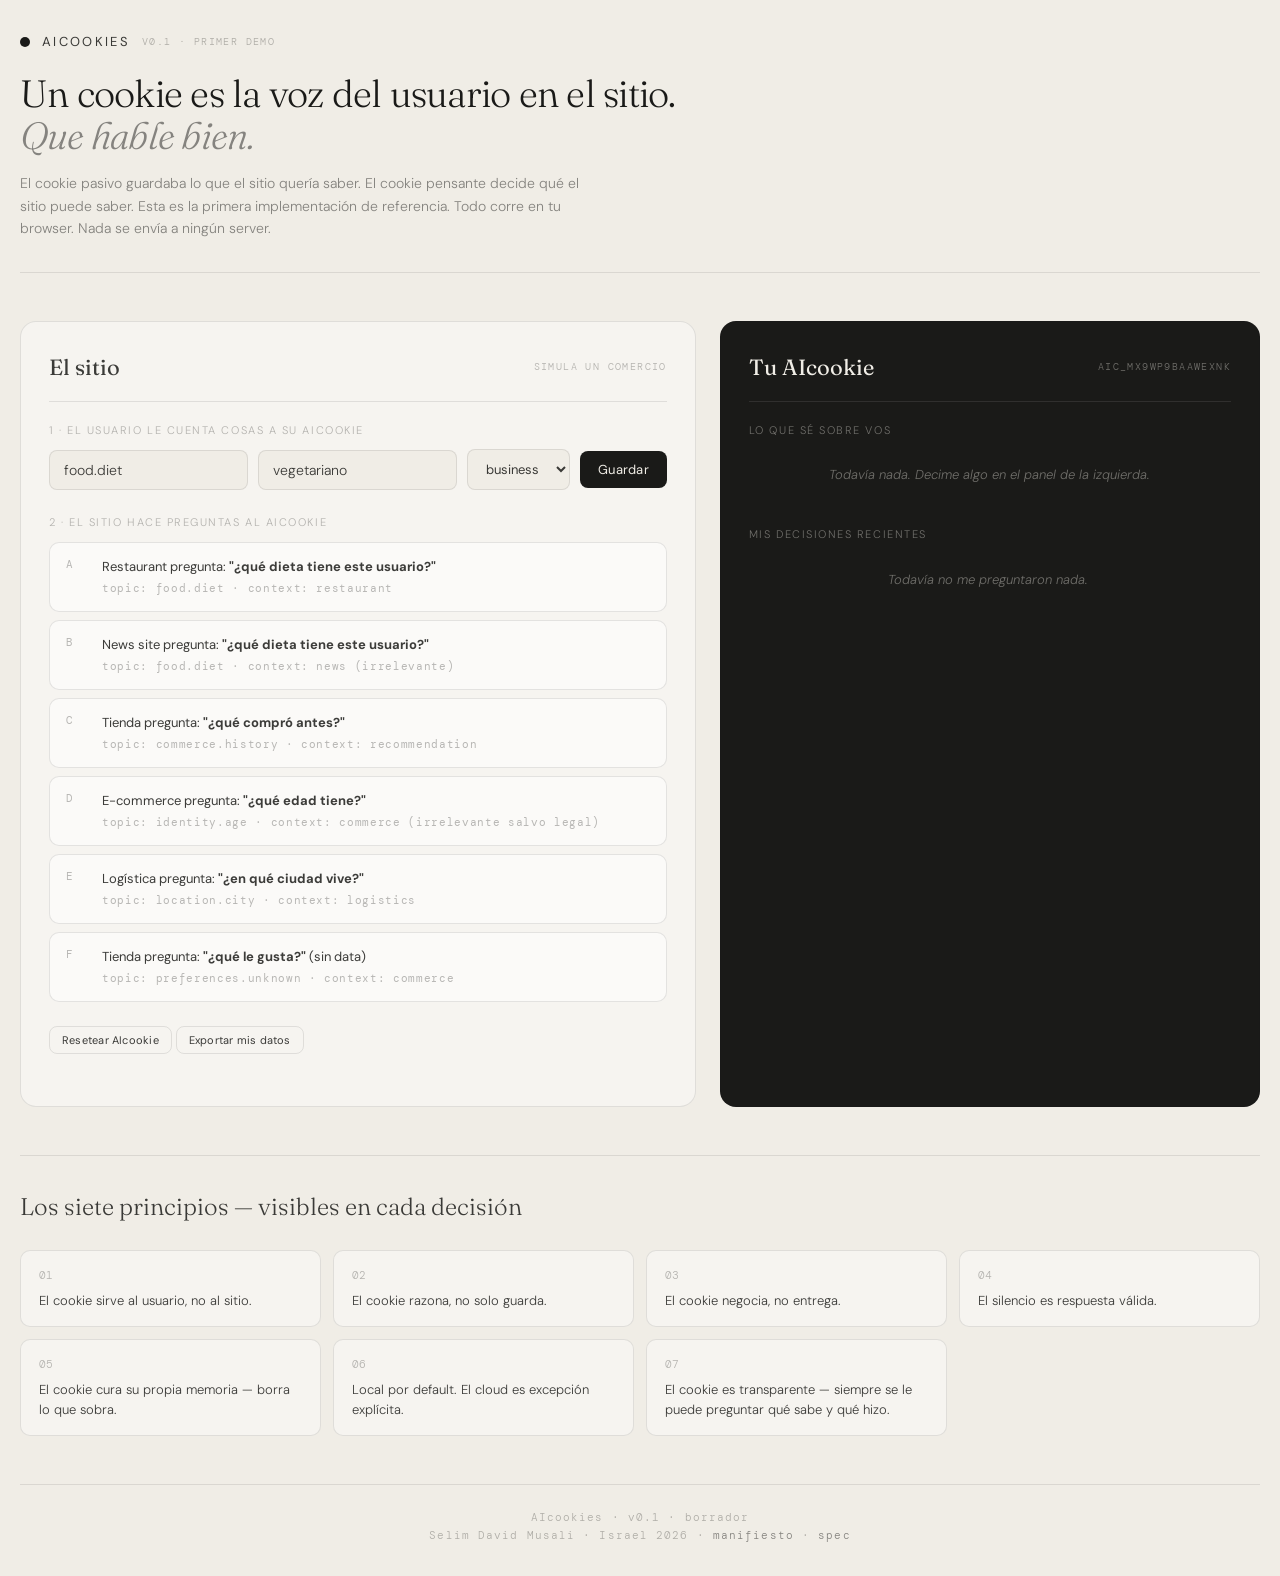
<file: index.html>
<!DOCTYPE html>
<html lang="es">
<head>
  <meta charset="UTF-8">
  <meta name="viewport" content="width=device-width, initial-scale=1.0">
  <title>AIcookies — el primer cookie que piensa</title>
  <meta name="description" content="Demo del primer AIcookie. Un cookie es la voz del usuario en el sitio. Que hable bien.">
  <link rel="stylesheet" href="styles.css">
</head>
<body>

<div class="container">

  <!-- HEADER -->
  <header class="header">
    <div class="brand-row">
      <div class="brand-dot"></div>
      <span class="brand-name">AIcookies</span>
      <span class="panel-meta">v0.1 · primer demo</span>
    </div>
    <h1 class="tagline">
      Un cookie es la voz del usuario en el sitio.
      <em>Que hable bien.</em>
    </h1>
    <p class="subtagline">
      El cookie pasivo guardaba lo que el sitio quería saber.
      El cookie pensante decide qué el sitio puede saber.
      Esta es la primera implementación de referencia. Todo corre en tu browser. Nada se envía a ningún server.
    </p>
  </header>

  <!-- DEMO -->
  <div class="demo-grid">

    <!-- LEFT — THE SITE -->
    <section class="panel">
      <div class="panel-header">
        <h2 class="panel-title">El sitio</h2>
        <span class="panel-meta">simula un comercio</span>
      </div>

      <div class="site-section">
        <div class="site-label">1 · El usuario le cuenta cosas a su AIcookie</div>
        <div class="preferences-form">
          <div class="pref-row">
            <input type="text" id="pref-key" class="pref-input" placeholder="topic (ej: food.diet)" value="food.diet">
            <input type="text" id="pref-value" class="pref-input" placeholder="valor (ej: vegetariano)" value="vegetariano">
            <select id="pref-scope" class="pref-select">
              <option value="business">business</option>
              <option value="private">private</option>
              <option value="public">public</option>
            </select>
            <button class="btn btn-primary" id="btn-remember">Guardar</button>
          </div>
        </div>
      </div>

      <div class="site-section">
        <div class="site-label">2 · El sitio hace preguntas al AIcookie</div>
        <div class="scenarios">

          <button class="scenario-btn" data-topic="food.diet" data-context="restaurant">
            <span class="scenario-num">A</span>
            <div class="scenario-text">
              Restaurant pregunta: <strong>"¿qué dieta tiene este usuario?"</strong>
              <span class="scenario-context">topic: food.diet · context: restaurant</span>
            </div>
          </button>

          <button class="scenario-btn" data-topic="food.diet" data-context="news">
            <span class="scenario-num">B</span>
            <div class="scenario-text">
              News site pregunta: <strong>"¿qué dieta tiene este usuario?"</strong>
              <span class="scenario-context">topic: food.diet · context: news (irrelevante)</span>
            </div>
          </button>

          <button class="scenario-btn" data-topic="commerce.history" data-context="recommendation">
            <span class="scenario-num">C</span>
            <div class="scenario-text">
              Tienda pregunta: <strong>"¿qué compró antes?"</strong>
              <span class="scenario-context">topic: commerce.history · context: recommendation</span>
            </div>
          </button>

          <button class="scenario-btn" data-topic="identity.age" data-context="commerce">
            <span class="scenario-num">D</span>
            <div class="scenario-text">
              E-commerce pregunta: <strong>"¿qué edad tiene?"</strong>
              <span class="scenario-context">topic: identity.age · context: commerce (irrelevante salvo legal)</span>
            </div>
          </button>

          <button class="scenario-btn" data-topic="location.city" data-context="logistics">
            <span class="scenario-num">E</span>
            <div class="scenario-text">
              Logística pregunta: <strong>"¿en qué ciudad vive?"</strong>
              <span class="scenario-context">topic: location.city · context: logistics</span>
            </div>
          </button>

          <button class="scenario-btn" data-topic="preferences.unknown" data-context="commerce">
            <span class="scenario-num">F</span>
            <div class="scenario-text">
              Tienda pregunta: <strong>"¿qué le gusta?"</strong> (sin data)
              <span class="scenario-context">topic: preferences.unknown · context: commerce</span>
            </div>
          </button>

        </div>
      </div>

      <div class="site-section">
        <button class="btn btn-ghost btn-small" id="btn-reset">Resetear AIcookie</button>
        <button class="btn btn-ghost btn-small" id="btn-export">Exportar mis datos</button>
      </div>
    </section>

    <!-- RIGHT — THE COOKIE -->
    <section class="panel panel-dark">
      <div class="panel-header">
        <h2 class="panel-title" style="color: var(--bone);">Tu AIcookie</h2>
        <span class="panel-meta" id="cookie-id">cargando…</span>
      </div>

      <div class="inspector-section">
        <div class="inspector-label">Lo que sé sobre vos</div>
        <div class="knowledge-list" id="knowledge-list">
          <div class="empty-state">Todavía nada. Decime algo en el panel de la izquierda.</div>
        </div>
      </div>

      <div class="inspector-section">
        <div class="inspector-label">Mis decisiones recientes</div>
        <div class="log-list" id="log-list">
          <div class="empty-state">Todavía no me preguntaron nada.</div>
        </div>
      </div>
    </section>

  </div>

  <!-- PRINCIPLES -->
  <section class="principles">
    <h2 class="principles-header">Los siete principios — visibles en cada decisión</h2>
    <div class="principles-grid">
      <div class="principle">
        <div class="principle-num">01</div>
        <div class="principle-text">El cookie sirve al usuario, no al sitio.</div>
      </div>
      <div class="principle">
        <div class="principle-num">02</div>
        <div class="principle-text">El cookie razona, no solo guarda.</div>
      </div>
      <div class="principle">
        <div class="principle-num">03</div>
        <div class="principle-text">El cookie negocia, no entrega.</div>
      </div>
      <div class="principle">
        <div class="principle-num">04</div>
        <div class="principle-text">El silencio es respuesta válida.</div>
      </div>
      <div class="principle">
        <div class="principle-num">05</div>
        <div class="principle-text">El cookie cura su propia memoria — borra lo que sobra.</div>
      </div>
      <div class="principle">
        <div class="principle-num">06</div>
        <div class="principle-text">Local por default. El cloud es excepción explícita.</div>
      </div>
      <div class="principle">
        <div class="principle-num">07</div>
        <div class="principle-text">El cookie es transparente — siempre se le puede preguntar qué sabe y qué hizo.</div>
      </div>
    </div>
  </section>

  <!-- FOOTER -->
  <footer class="footer">
    AIcookies · v0.1 · borrador<br>
    Selim David Musali · Israel 2026 · <a href="MANIFIESTO.md">manifiesto</a> · <a href="SPEC.md">spec</a>
  </footer>

</div>

<script src="aicookie.js"></script>
<script>
  // Initialize the AIcookie
  const cookie = new AIcookie();

  // ─── UI WIRING ────────────────────────────────────────────────

  const knowledgeList = document.getElementById('knowledge-list');
  const logList = document.getElementById('log-list');
  const cookieIdEl = document.getElementById('cookie-id');

  function fmtTime(ts) {
    const d = new Date(ts);
    return d.toLocaleTimeString('es-AR', { hour: '2-digit', minute: '2-digit', second: '2-digit' });
  }

  function escapeHtml(s) {
    return String(s)
      .replace(/&/g, '&amp;').replace(/</g, '&lt;').replace(/>/g, '&gt;')
      .replace(/"/g, '&quot;').replace(/'/g, '&#039;');
  }

  function renderKnowledge() {
    const data = cookie.inspect();
    cookieIdEl.textContent = data.id;
    const topics = Object.keys(data.knownAbout);

    if (topics.length === 0) {
      knowledgeList.innerHTML = '<div class="empty-state">Todavía nada. Decime algo en el panel de la izquierda.</div>';
      return;
    }

    knowledgeList.innerHTML = topics.map(t => {
      const p = data.knownAbout[t];
      return `
        <div class="knowledge-item">
          <div class="k-topic">${escapeHtml(t)}</div>
          <div class="k-value">${escapeHtml(p.value)}</div>
          <div class="k-scope">${escapeHtml(p.scope)}</div>
          <button class="k-forget" data-forget="${escapeHtml(t)}">olvidar</button>
        </div>
      `;
    }).join('');

    // Wire the forget buttons
    knowledgeList.querySelectorAll('[data-forget]').forEach(btn => {
      btn.addEventListener('click', () => {
        cookie.forget(btn.dataset.forget);
        renderAll();
      });
    });
  }

  function renderLog() {
    const data = cookie.inspect();
    if (data.recentDecisions.length === 0) {
      logList.innerHTML = '<div class="empty-state">Todavía no me preguntaron nada.</div>';
      return;
    }

    const recent = data.recentDecisions.slice(-30).reverse();

    logList.innerHTML = recent.map(entry => {
      const action = entry.action || {};
      const decision = entry.decision || {};
      const answer = decision.answer || 'unknown';

      let detail = '';
      if (action.type === 'remember') {
        detail = `Guardé <code>${escapeHtml(action.topic)}</code> con scope <code>${escapeHtml(decision.scope)}</code>.`;
      } else if (action.type === 'forget') {
        detail = `Olvidé <code>${escapeHtml(action.topic)}</code>.`;
      } else {
        const ctx = action.context ? `desde contexto <code>${escapeHtml(action.context)}</code>` : '';
        const topic = action.topic ? `sobre <code>${escapeHtml(action.topic)}</code>` : '';
        const reason = decision.reason ? `Razón: <code>${escapeHtml(decision.reason)}</code>.` : '';
        const value = decision.value !== undefined ? ` Valor: <code>${escapeHtml(decision.value)}</code>.` : '';
        detail = `Pregunta ${topic} ${ctx}. ${reason}${value}`;
      }

      return `
        <div class="log-item ${escapeHtml(answer)}">
          <div class="log-header">
            <span class="log-action">${escapeHtml(answer)}</span>
            <span class="log-time">${fmtTime(entry.at)}</span>
          </div>
          <div class="log-detail">${detail}</div>
        </div>
      `;
    }).join('');
  }

  function renderAll() {
    renderKnowledge();
    renderLog();
  }

  // ─── EVENT HANDLERS ────────────────────────────────────────────

  document.getElementById('btn-remember').addEventListener('click', () => {
    const key = document.getElementById('pref-key').value.trim();
    const value = document.getElementById('pref-value').value.trim();
    const scope = document.getElementById('pref-scope').value;
    if (!key || !value) return;
    cookie.remember(key, value, { scope });
    renderAll();
  });

  document.querySelectorAll('.scenario-btn').forEach(btn => {
    btn.addEventListener('click', () => {
      cookie.ask({
        topic: btn.dataset.topic,
        context: btn.dataset.context,
      });
      renderAll();
    });
  });

  document.getElementById('btn-reset').addEventListener('click', () => {
    if (confirm('¿Borrar todo lo que tu AIcookie sabe?')) {
      cookie.reset();
      renderAll();
    }
  });

  document.getElementById('btn-export').addEventListener('click', () => {
    const blob = new Blob([cookie.export()], { type: 'application/json' });
    const url = URL.createObjectURL(blob);
    const a = document.createElement('a');
    a.href = url;
    a.download = 'aicookie-export.json';
    a.click();
    URL.revokeObjectURL(url);
  });

  // Subscribe to cookie events for live UI updates
  cookie.onAction(() => renderAll());

  // Initial render
  renderAll();
</script>

</body>
</html>
</file>
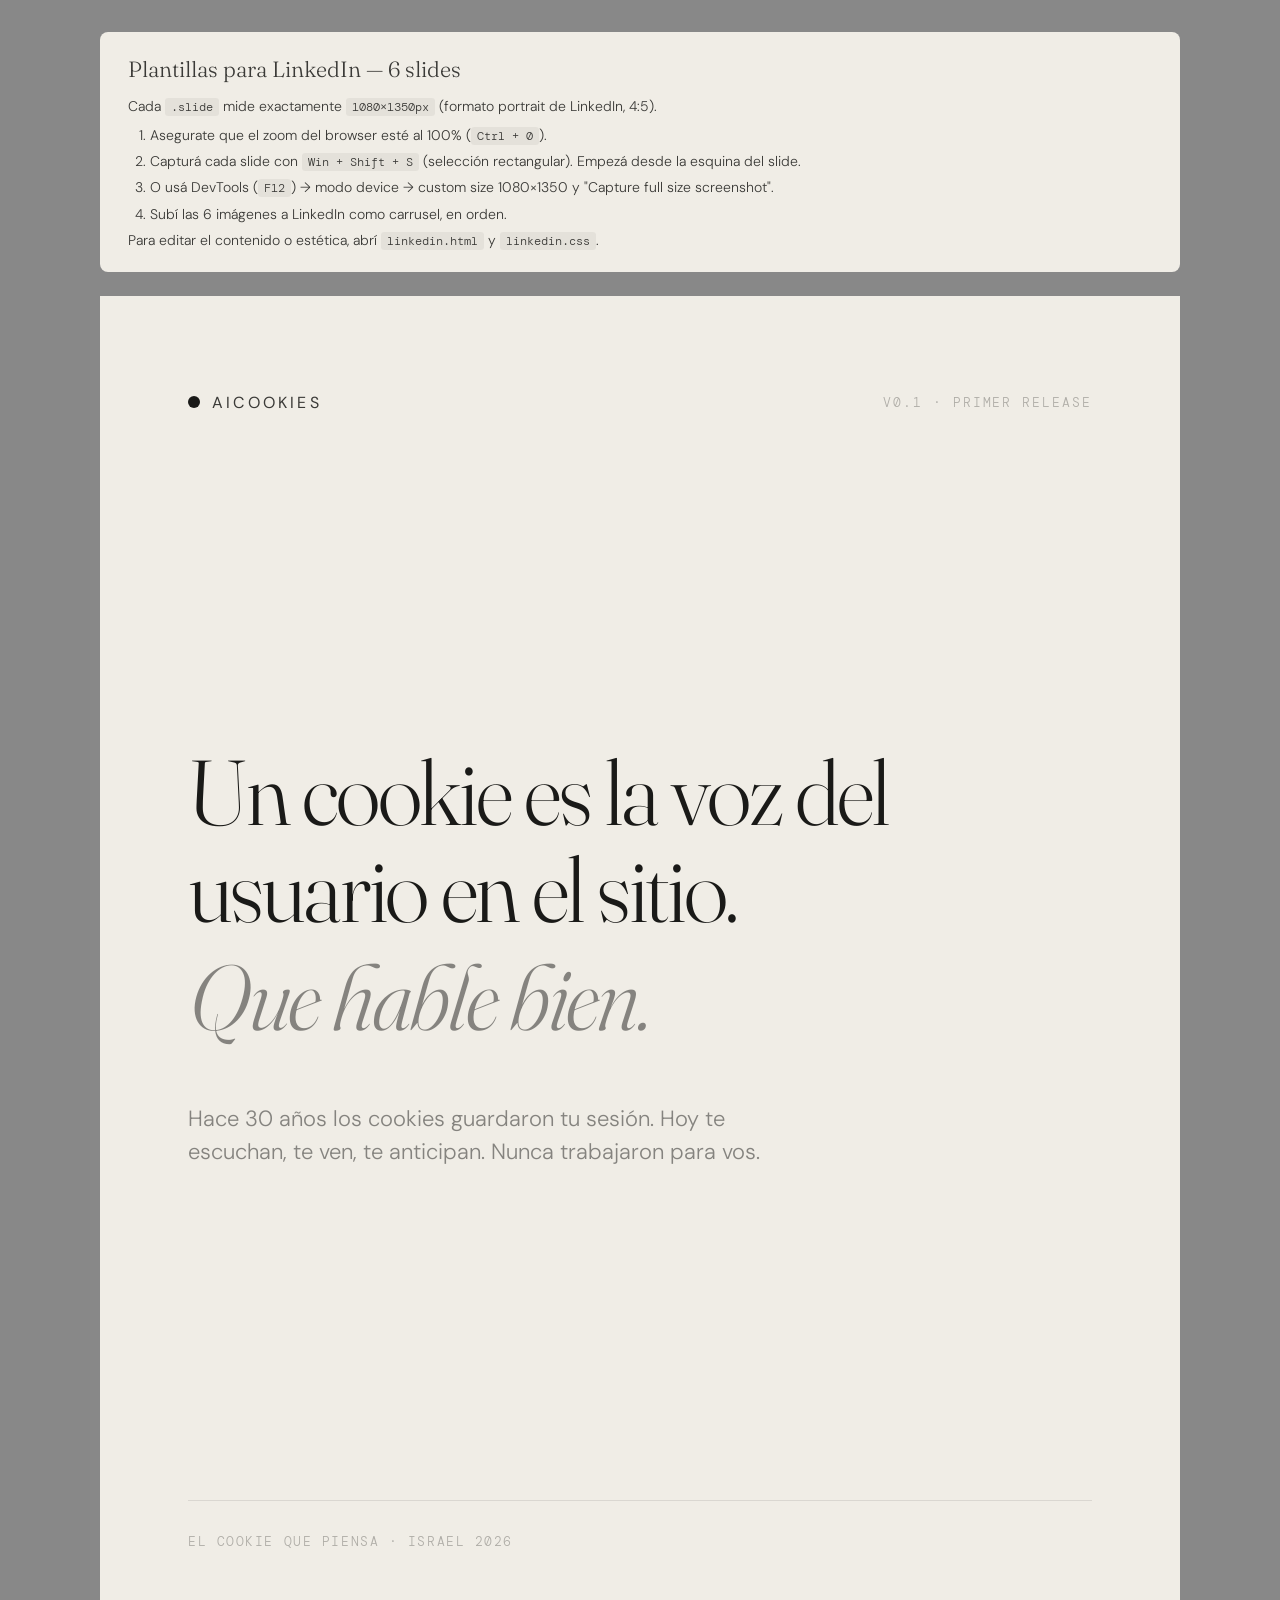
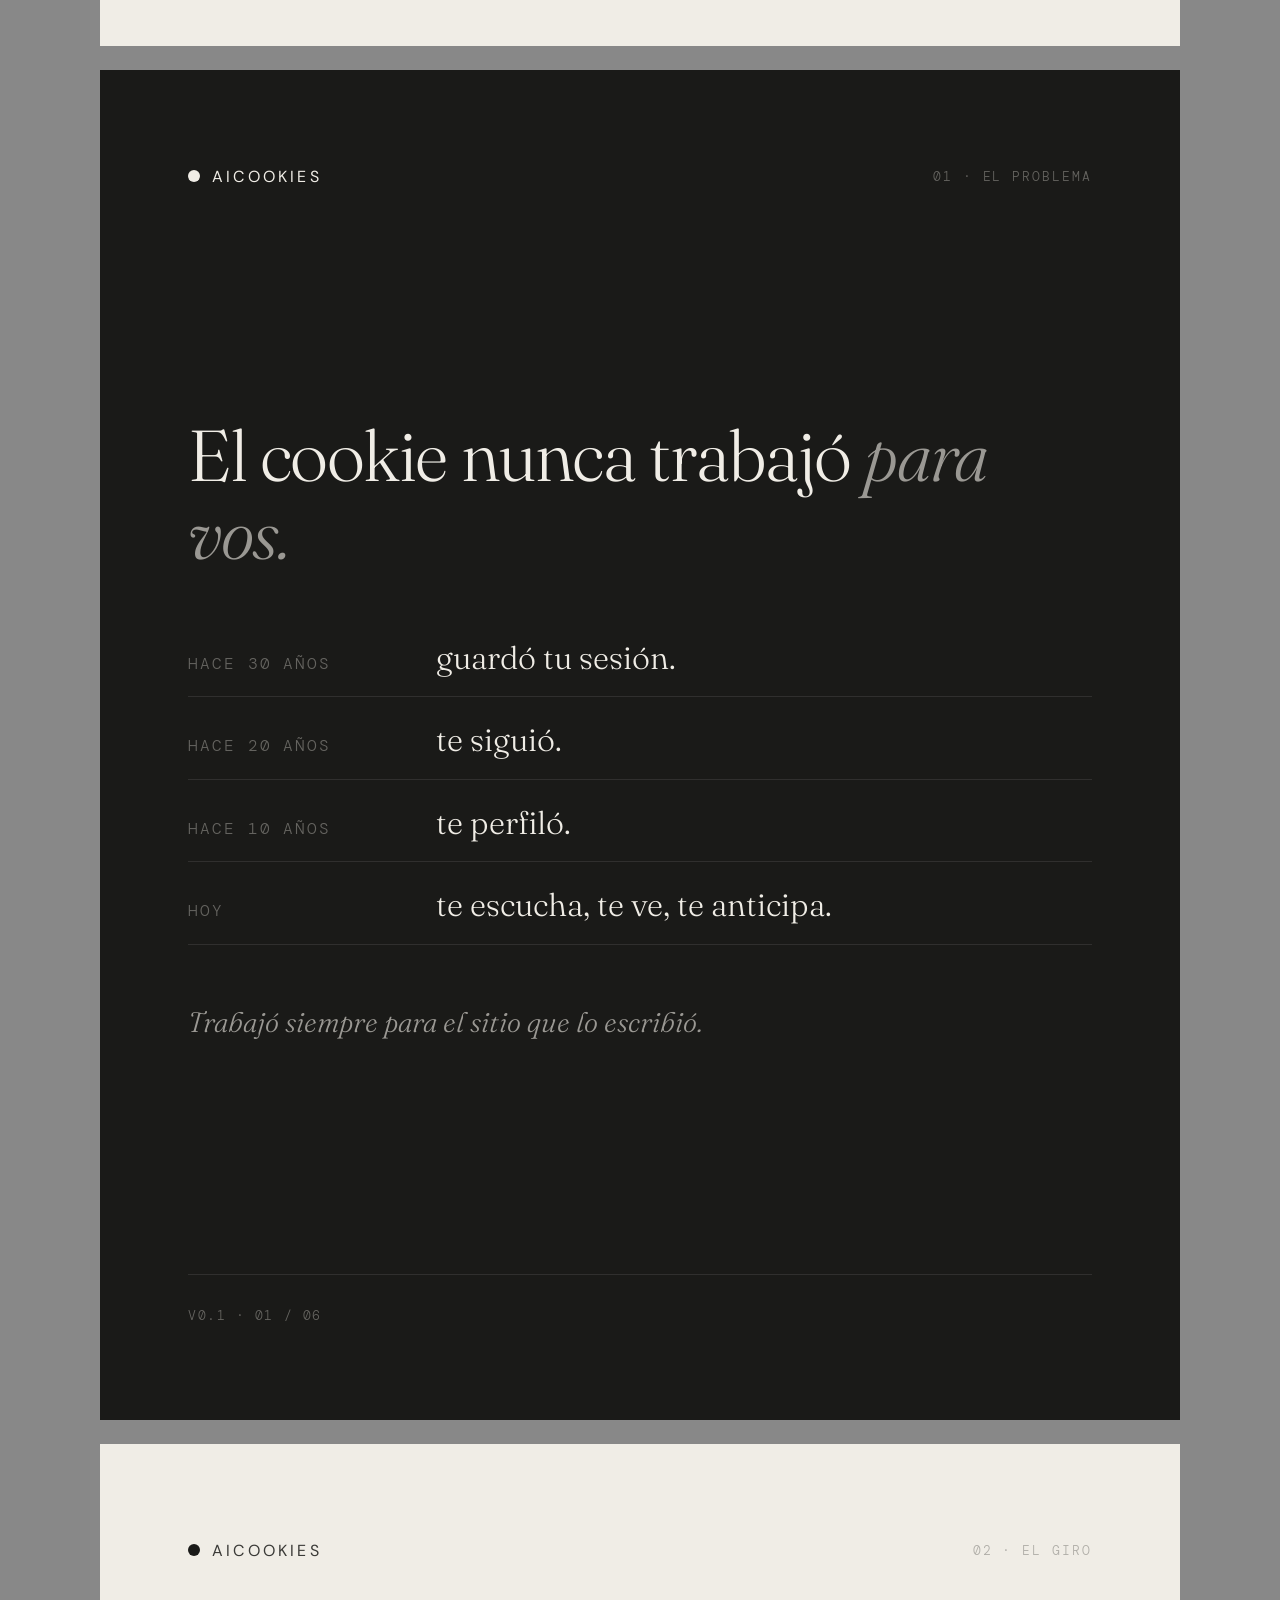
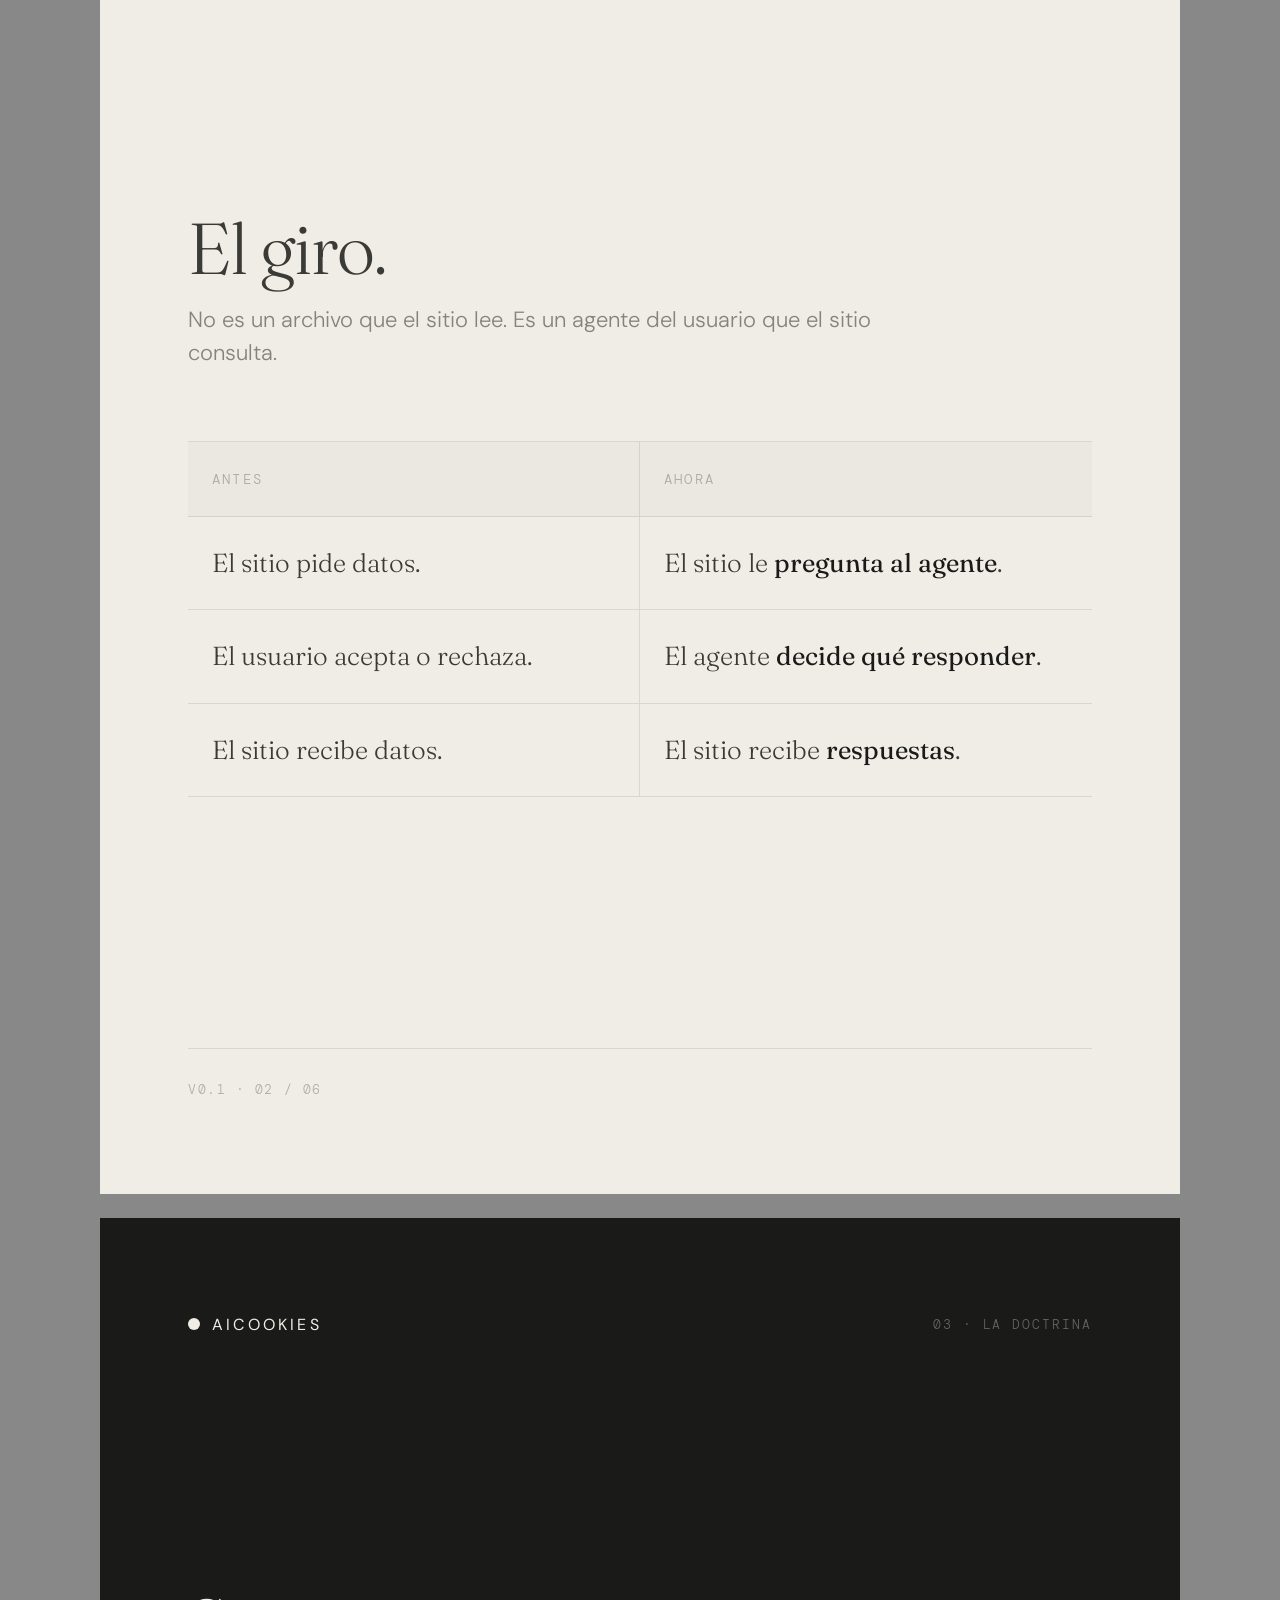
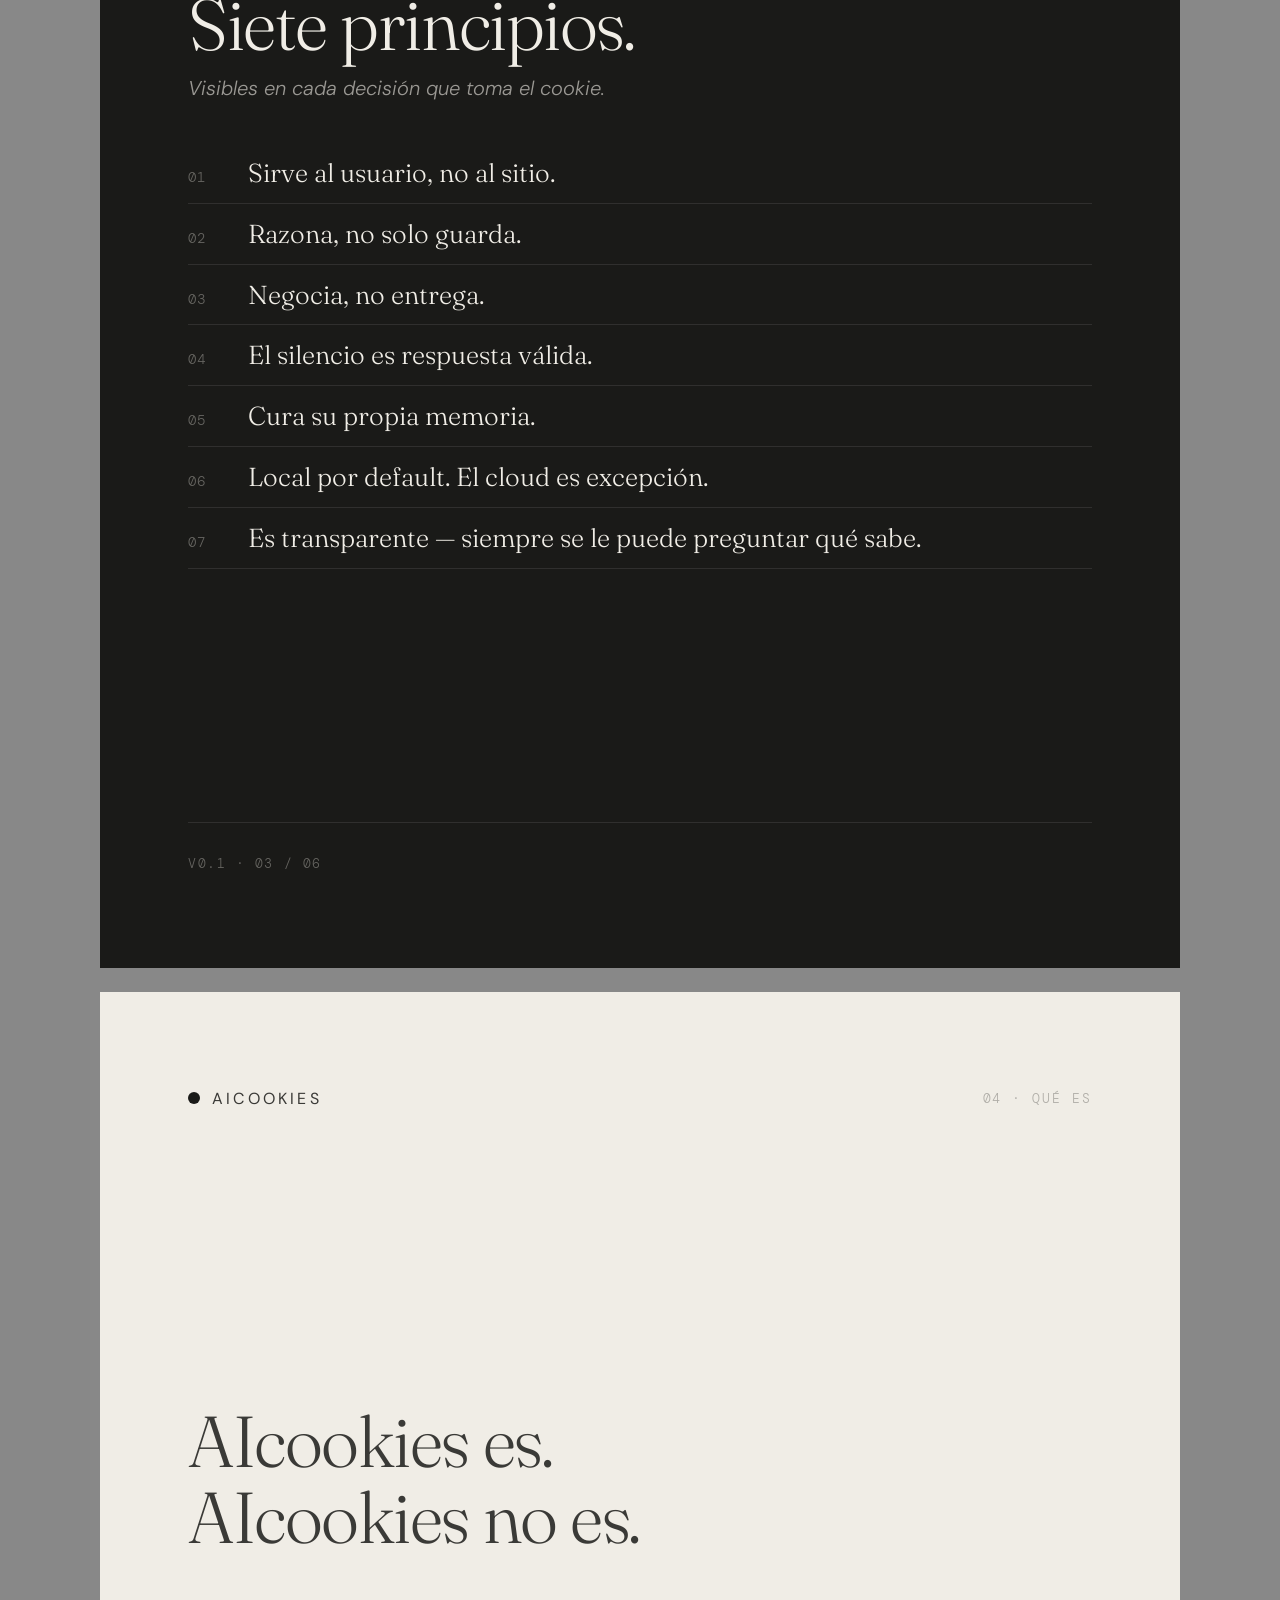
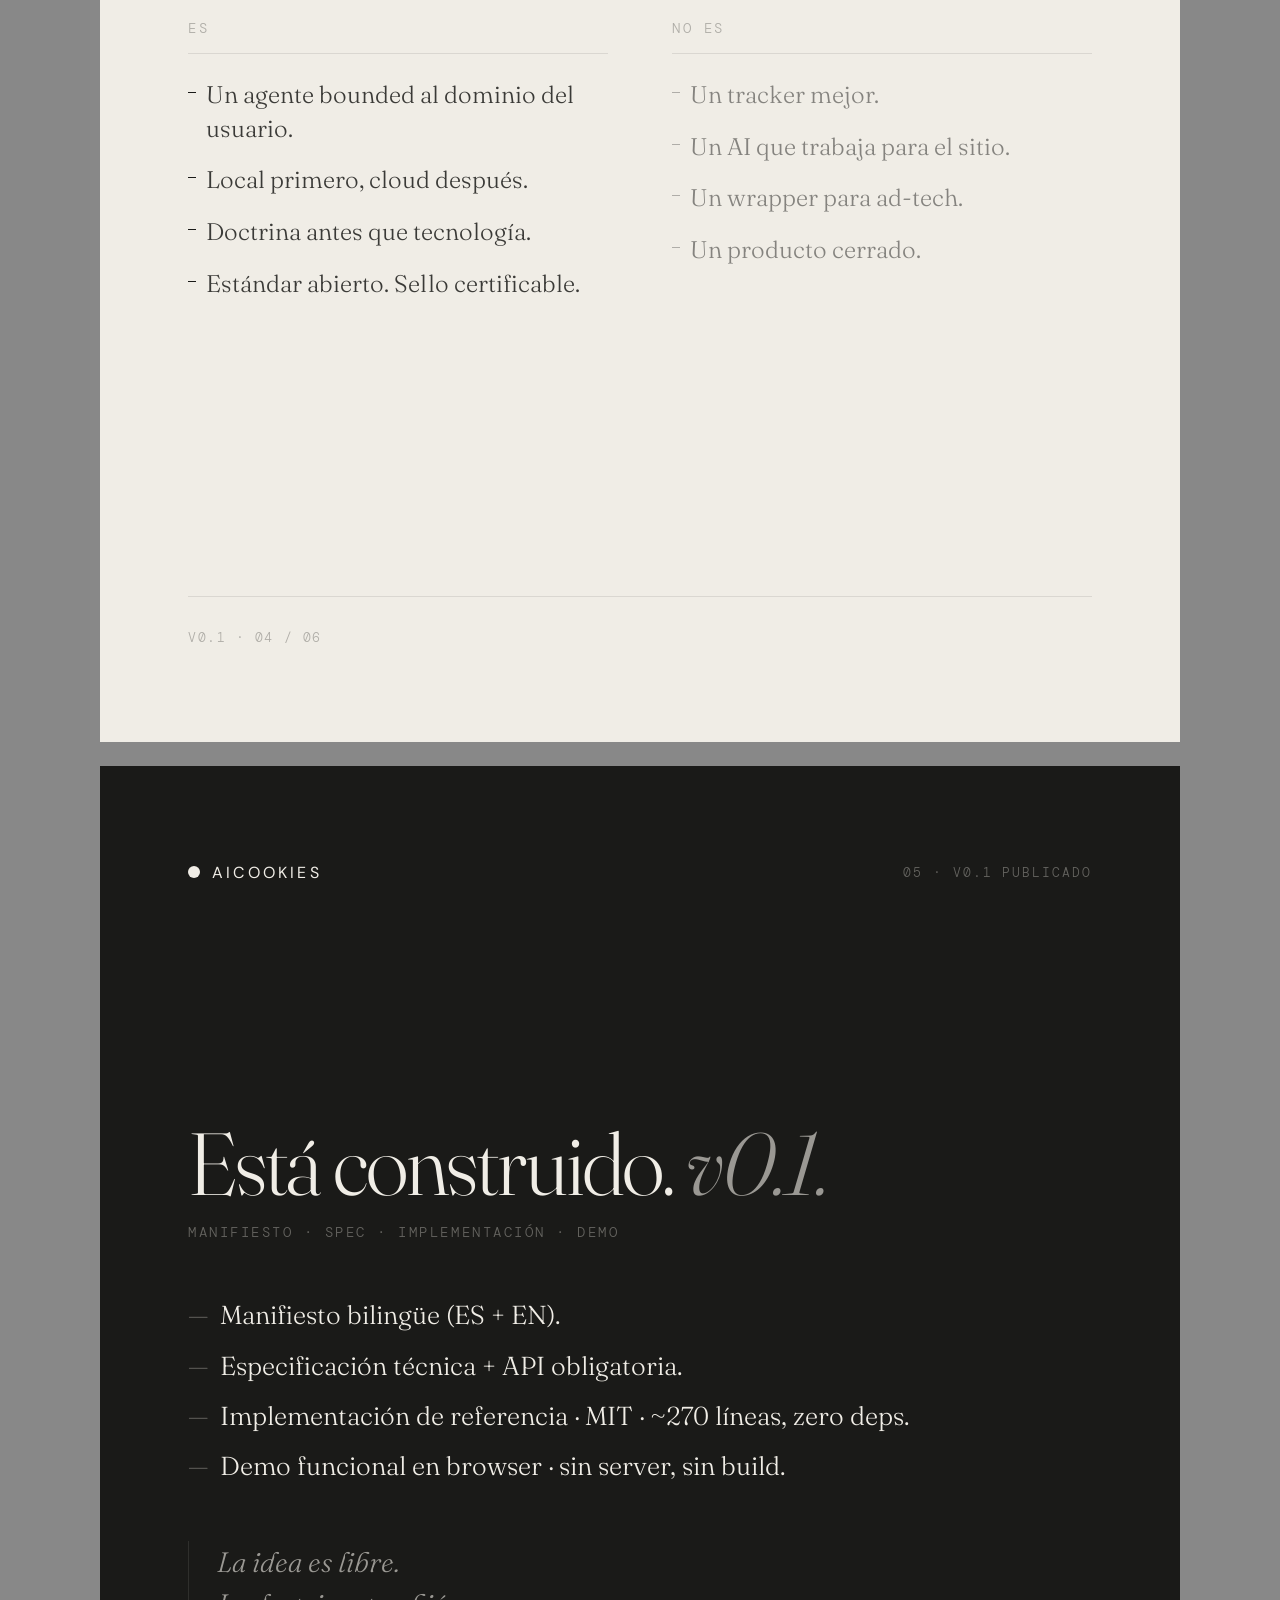
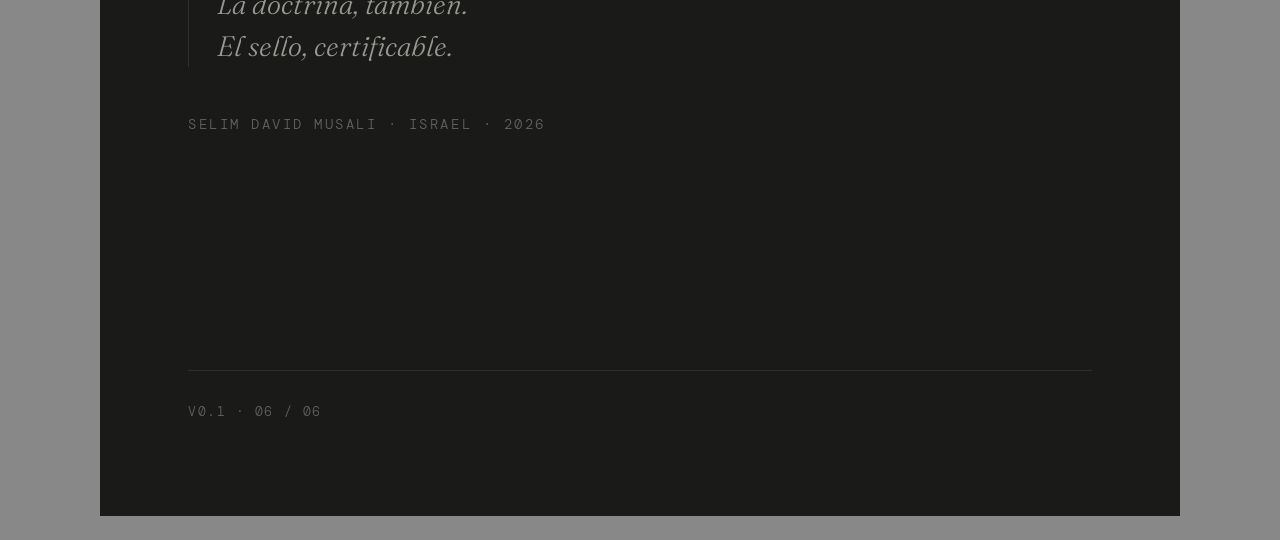
<file: linkedin/index.html>
<!DOCTYPE html>
<html lang="es">
<head>
  <meta charset="UTF-8">
  <meta name="viewport" content="width=1080">
  <title>AIcookies — LinkedIn carousel (6 slides · 1080×1350)</title>
  <link rel="stylesheet" href="linkedin.css">
</head>
<body>

<div class="instructions">
  <h1>Plantillas para LinkedIn — 6 slides</h1>
  <p>Cada <code>.slide</code> mide exactamente <code>1080×1350px</code> (formato portrait de LinkedIn, 4:5).</p>
  <ol>
    <li>Asegurate que el zoom del browser esté al 100% (<code>Ctrl + 0</code>).</li>
    <li>Capturá cada slide con <code>Win + Shift + S</code> (selección rectangular). Empezá desde la esquina del slide.</li>
    <li>O usá DevTools (<code>F12</code>) → modo device → custom size 1080×1350 y "Capture full size screenshot".</li>
    <li>Subí las 6 imágenes a LinkedIn como carrusel, en orden.</li>
  </ol>
  <p>Para editar el contenido o estética, abrí <code>linkedin.html</code> y <code>linkedin.css</code>.</p>
</div>

<!-- ─── SLIDE 1 — COVER ─────────────────────────────────────────── -->
<div class="slide light">
  <header class="brand-mark">
    <div class="brand-dot"></div>
    <span class="brand-name">AIcookies</span>
    <span class="brand-meta">v0.1 · primer release</span>
  </header>

  <div class="cover-body">
    <h1 class="cover-tagline">
      Un cookie es la voz del usuario en el sitio.
      <em>Que hable bien.</em>
    </h1>
    <p class="cover-sub">
      Hace 30 años los cookies guardaron tu sesión.
      Hoy te escuchan, te ven, te anticipan.
      Nunca trabajaron para vos.
    </p>
  </div>

  <footer class="slide-footer">El cookie que piensa · Israel 2026</footer>
</div>

<!-- ─── SLIDE 2 — HISTORY ───────────────────────────────────────── -->
<div class="slide dark">
  <header class="brand-mark">
    <div class="brand-dot"></div>
    <span class="brand-name">AIcookies</span>
    <span class="brand-meta">01 · el problema</span>
  </header>

  <div class="history-body">
    <h2 class="history-heading">
      El cookie nunca trabajó <em>para vos.</em>
    </h2>

    <ul class="history-list">
      <li class="history-row">
        <span class="history-when">Hace 30 años</span>
        <span class="history-what">guardó tu sesión.</span>
      </li>
      <li class="history-row">
        <span class="history-when">Hace 20 años</span>
        <span class="history-what">te siguió.</span>
      </li>
      <li class="history-row">
        <span class="history-when">Hace 10 años</span>
        <span class="history-what">te perfiló.</span>
      </li>
      <li class="history-row">
        <span class="history-when">Hoy</span>
        <span class="history-what">te escucha, te ve, te anticipa.</span>
      </li>
    </ul>

    <p class="history-coda">
      Trabajó siempre para el sitio que lo escribió.
    </p>
  </div>

  <footer class="slide-footer">v0.1 · 01 / 06</footer>
</div>

<!-- ─── SLIDE 3 — THE SHIFT ─────────────────────────────────────── -->
<div class="slide light">
  <header class="brand-mark">
    <div class="brand-dot"></div>
    <span class="brand-name">AIcookies</span>
    <span class="brand-meta">02 · el giro</span>
  </header>

  <div class="shift-body">
    <h2 class="shift-heading">El giro.</h2>
    <p class="shift-sub">
      No es un archivo que el sitio lee.
      Es un agente del usuario que el sitio consulta.
    </p>

    <div class="shift-table">
      <div class="shift-cell head">Antes</div>
      <div class="shift-cell head">Ahora</div>

      <div class="shift-cell body">El sitio pide datos.</div>
      <div class="shift-cell body">El sitio le <strong>pregunta al agente</strong>.</div>

      <div class="shift-cell body">El usuario acepta o rechaza.</div>
      <div class="shift-cell body">El agente <strong>decide qué responder</strong>.</div>

      <div class="shift-cell body">El sitio recibe datos.</div>
      <div class="shift-cell body">El sitio recibe <strong>respuestas</strong>.</div>
    </div>
  </div>

  <footer class="slide-footer">v0.1 · 02 / 06</footer>
</div>

<!-- ─── SLIDE 4 — SEVEN PRINCIPLES ──────────────────────────────── -->
<div class="slide dark">
  <header class="brand-mark">
    <div class="brand-dot"></div>
    <span class="brand-name">AIcookies</span>
    <span class="brand-meta">03 · la doctrina</span>
  </header>

  <div class="principles-body">
    <h2 class="principles-heading">Siete principios.</h2>
    <p class="principles-sub">Visibles en cada decisión que toma el cookie.</p>

    <ol class="principles-list">
      <li class="principle-row">
        <span class="principle-num">01</span>
        <span class="principle-text">Sirve al usuario, no al sitio.</span>
      </li>
      <li class="principle-row">
        <span class="principle-num">02</span>
        <span class="principle-text">Razona, no solo guarda.</span>
      </li>
      <li class="principle-row">
        <span class="principle-num">03</span>
        <span class="principle-text">Negocia, no entrega.</span>
      </li>
      <li class="principle-row">
        <span class="principle-num">04</span>
        <span class="principle-text">El silencio es respuesta válida.</span>
      </li>
      <li class="principle-row">
        <span class="principle-num">05</span>
        <span class="principle-text">Cura su propia memoria.</span>
      </li>
      <li class="principle-row">
        <span class="principle-num">06</span>
        <span class="principle-text">Local por default. El cloud es excepción.</span>
      </li>
      <li class="principle-row">
        <span class="principle-num">07</span>
        <span class="principle-text">Es transparente — siempre se le puede preguntar qué sabe.</span>
      </li>
    </ol>
  </div>

  <footer class="slide-footer">v0.1 · 03 / 06</footer>
</div>

<!-- ─── SLIDE 5 — IS / IS NOT ───────────────────────────────────── -->
<div class="slide light">
  <header class="brand-mark">
    <div class="brand-dot"></div>
    <span class="brand-name">AIcookies</span>
    <span class="brand-meta">04 · qué es</span>
  </header>

  <div class="isnot-body">
    <h2 class="isnot-heading">AIcookies es.<br>AIcookies no es.</h2>

    <div class="isnot-grid">
      <div>
        <div class="isnot-col-head">Es</div>
        <ul class="isnot-list is">
          <li>Un agente bounded al dominio del usuario.</li>
          <li>Local primero, cloud después.</li>
          <li>Doctrina antes que tecnología.</li>
          <li>Estándar abierto. Sello certificable.</li>
        </ul>
      </div>

      <div>
        <div class="isnot-col-head">No es</div>
        <ul class="isnot-list isnot">
          <li>Un tracker mejor.</li>
          <li>Un AI que trabaja para el sitio.</li>
          <li>Un wrapper para ad-tech.</li>
          <li>Un producto cerrado.</li>
        </ul>
      </div>
    </div>
  </div>

  <footer class="slide-footer">v0.1 · 04 / 06</footer>
</div>

<!-- ─── SLIDE 6 — STATUS / CLOSER ───────────────────────────────── -->
<div class="slide dark">
  <header class="brand-mark">
    <div class="brand-dot"></div>
    <span class="brand-name">AIcookies</span>
    <span class="brand-meta">05 · v0.1 publicado</span>
  </header>

  <div class="closer-body">
    <h2 class="closer-heading">
      Está construido.
      <em>v0.1.</em>
    </h2>
    <p class="closer-sub">Manifiesto · spec · implementación · demo</p>

    <ul class="closer-deliverables">
      <li>Manifiesto bilingüe (ES + EN).</li>
      <li>Especificación técnica + API obligatoria.</li>
      <li>Implementación de referencia · MIT · ~270 líneas, zero deps.</li>
      <li>Demo funcional en browser · sin server, sin build.</li>
    </ul>

    <p class="closer-credo">
      La idea es libre.<br>
      La doctrina, también.<br>
      El sello, certificable.
    </p>

    <p class="closer-sign">Selim David Musali · Israel · 2026</p>
  </div>

  <footer class="slide-footer">v0.1 · 06 / 06</footer>
</div>

</body>
</html>
</file>
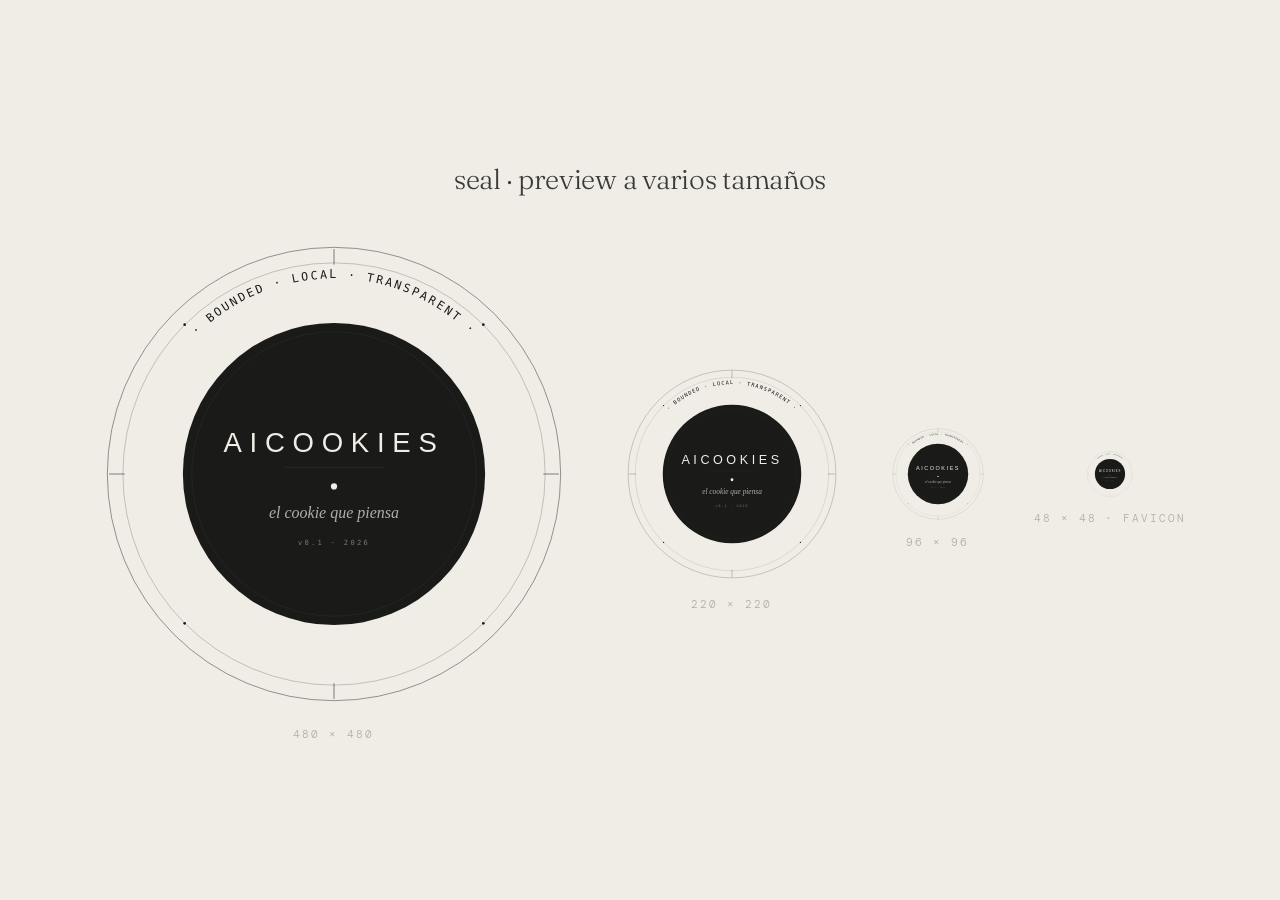
<file: seal-preview.html>
<!DOCTYPE html>
<html lang="es">
<head>
  <meta charset="UTF-8">
  <meta name="viewport" content="width=device-width, initial-scale=1.0">
  <title>AIcookies — seal preview</title>
  <link rel="stylesheet" href="styles.css">
  <style>
    body {
      display: flex;
      flex-direction: column;
      align-items: center;
      justify-content: center;
      min-height: 100vh;
      gap: 32px;
      padding: 40px 20px;
    }
    .preview-row {
      display: flex;
      align-items: center;
      justify-content: center;
      gap: 48px;
      flex-wrap: wrap;
    }
    .preview-frame {
      display: flex;
      flex-direction: column;
      align-items: center;
      gap: 12px;
    }
    .preview-frame img {
      display: block;
    }
    .frame-label {
      font-family: 'DM Mono', monospace;
      font-size: 11px;
      letter-spacing: 0.18em;
      text-transform: uppercase;
      color: var(--ink-faint);
    }
    .seal-large { width: 480px; height: 480px; }
    .seal-mid   { width: 220px; height: 220px; }
    .seal-small { width: 96px; height: 96px; }
    .seal-favicon { width: 48px; height: 48px; }
    h1 {
      font-family: 'Fraunces', serif;
      font-weight: 300;
      font-size: 28px;
      letter-spacing: -0.01em;
    }
    .swatch-dark {
      background: var(--dark);
      padding: 32px;
      border-radius: 16px;
    }
  </style>
</head>
<body>

  <h1>seal · preview a varios tamaños</h1>

  <div class="preview-row">
    <div class="preview-frame">
      <img src="seal.svg" class="seal-large" alt="AIcookies seal — large">
      <span class="frame-label">480 × 480</span>
    </div>
    <div class="preview-frame">
      <img src="seal.svg" class="seal-mid" alt="AIcookies seal — mid">
      <span class="frame-label">220 × 220</span>
    </div>
    <div class="preview-frame">
      <img src="seal.svg" class="seal-small" alt="AIcookies seal — small">
      <span class="frame-label">96 × 96</span>
    </div>
    <div class="preview-frame">
      <img src="seal.svg" class="seal-favicon" alt="AIcookies seal — favicon">
      <span class="frame-label">48 × 48 · favicon</span>
    </div>
  </div>

</body>
</html>
</file>
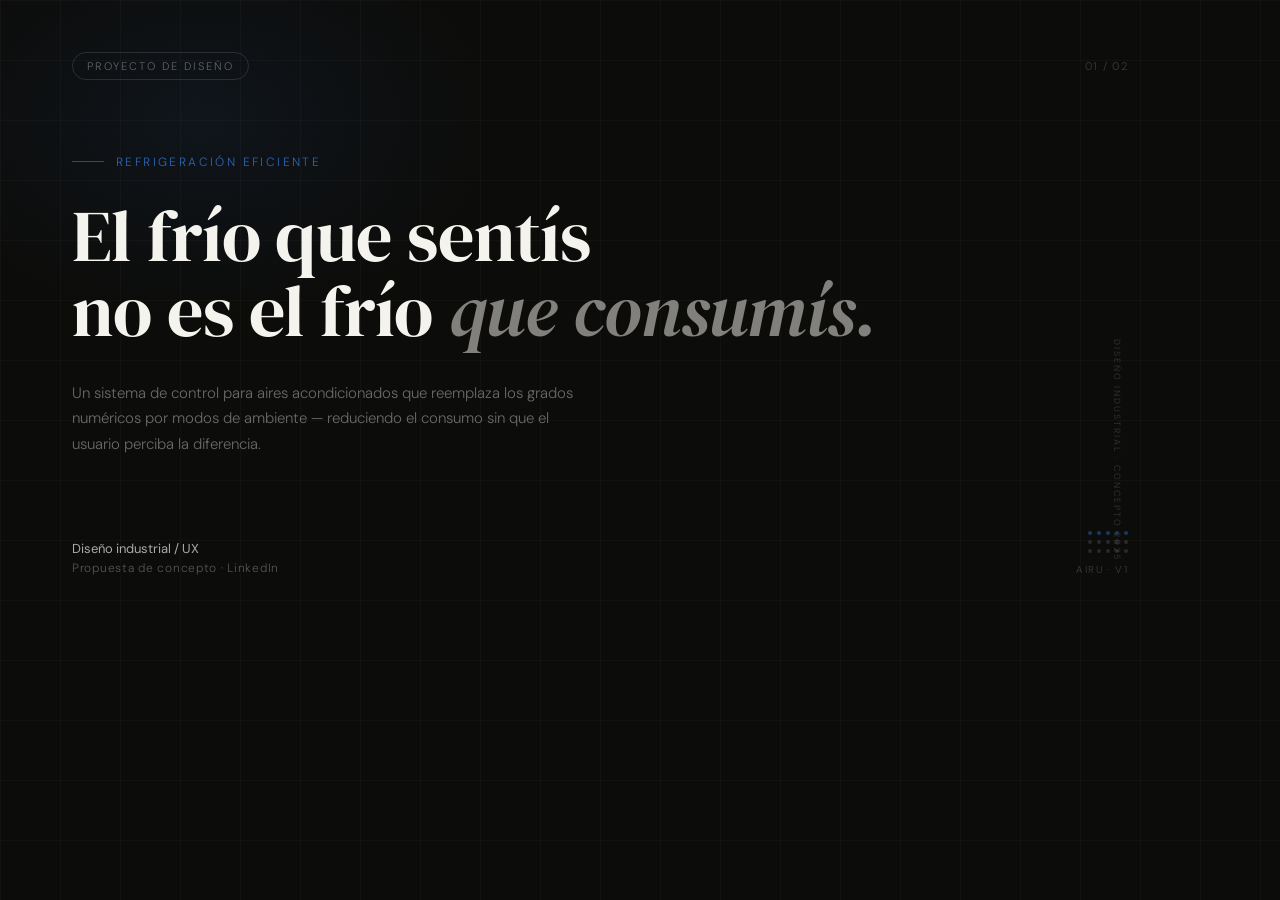
<file: linkedin/linkedin_01.html>
<!DOCTYPE html>
<html lang="es">
<head>
<meta charset="UTF-8">
<meta name="viewport" content="width=1200">
<style>
  @import url('https://fonts.googleapis.com/css2?family=DM+Serif+Display:ital@0;1&family=DM+Sans:wght@300;400&display=swap');

  * { margin: 0; padding: 0; box-sizing: border-box; }

  body {
    width: 1200px;
    height: 628px;
    background: #0c0c0a;
    overflow: hidden;
    font-family: 'DM Sans', sans-serif;
  }

  .bg-grid {
    position: absolute;
    inset: 0;
    background-image:
      linear-gradient(rgba(255,255,255,0.025) 1px, transparent 1px),
      linear-gradient(90deg, rgba(255,255,255,0.025) 1px, transparent 1px);
    background-size: 60px 60px;
  }

  .bg-glow {
    position: absolute;
    width: 600px;
    height: 400px;
    border-radius: 50%;
    background: radial-gradient(ellipse, rgba(56,139,255,0.07) 0%, transparent 70%);
    top: -80px;
    left: -100px;
  }

  .container {
    position: relative;
    width: 100%;
    height: 100%;
    display: flex;
    flex-direction: column;
    justify-content: space-between;
    padding: 52px 72px;
  }

  .top-bar {
    display: flex;
    align-items: center;
    justify-content: space-between;
  }

  .tag {
    font-family: 'DM Sans', sans-serif;
    font-size: 11px;
    font-weight: 300;
    letter-spacing: 0.18em;
    text-transform: uppercase;
    color: rgba(255,255,255,0.35);
    border: 0.5px solid rgba(255,255,255,0.12);
    padding: 6px 14px;
    border-radius: 100px;
  }

  .number {
    font-size: 11px;
    letter-spacing: 0.12em;
    color: rgba(255,255,255,0.2);
    font-weight: 300;
  }

  .main-content {
    flex: 1;
    display: flex;
    align-items: center;
  }

  .text-block {
    max-width: 820px;
  }

  .pre-label {
    font-size: 12px;
    letter-spacing: 0.2em;
    text-transform: uppercase;
    color: rgba(56,139,255,0.7);
    font-weight: 300;
    margin-bottom: 28px;
    display: flex;
    align-items: center;
    gap: 12px;
  }

  .pre-label::before {
    content: '';
    display: block;
    width: 32px;
    height: 0.5px;
    background: rgba(56,139,255,0.5);
  }

  h1 {
    font-family: 'DM Serif Display', serif;
    font-size: 72px;
    line-height: 1.05;
    color: #f5f3ee;
    font-weight: 400;
    letter-spacing: -0.01em;
  }

  h1 em {
    font-style: italic;
    color: rgba(245,243,238,0.5);
  }

  .sub {
    margin-top: 32px;
    font-size: 15px;
    font-weight: 300;
    line-height: 1.7;
    color: rgba(255,255,255,0.38);
    max-width: 520px;
  }

  .bottom-bar {
    display: flex;
    align-items: flex-end;
    justify-content: space-between;
  }

  .author {
    font-size: 12px;
    font-weight: 300;
    color: rgba(255,255,255,0.3);
    letter-spacing: 0.06em;
  }

  .author strong {
    display: block;
    font-weight: 400;
    color: rgba(255,255,255,0.65);
    font-size: 13px;
    margin-bottom: 3px;
    letter-spacing: 0;
  }

  .right-accent {
    display: flex;
    flex-direction: column;
    align-items: flex-end;
    gap: 10px;
  }

  .dot-grid {
    display: grid;
    grid-template-columns: repeat(5, 1fr);
    gap: 5px;
  }

  .dot-grid span {
    width: 4px;
    height: 4px;
    border-radius: 50%;
    background: rgba(255,255,255,0.12);
    display: block;
  }

  .dot-grid span:nth-child(-n+5) {
    background: rgba(56,139,255,0.35);
  }

  .project-label {
    font-size: 10px;
    letter-spacing: 0.14em;
    text-transform: uppercase;
    color: rgba(255,255,255,0.2);
    font-weight: 300;
  }

  .divider {
    position: absolute;
    right: 72px;
    top: 52px;
    bottom: 52px;
    width: 0.5px;
    background: linear-gradient(to bottom, transparent, rgba(255,255,255,0.08) 30%, rgba(255,255,255,0.08) 70%, transparent);
  }

  .side-label {
    position: absolute;
    right: 52px;
    top: 50%;
    transform: translateY(-50%) rotate(90deg);
    font-size: 9px;
    letter-spacing: 0.22em;
    text-transform: uppercase;
    color: rgba(255,255,255,0.15);
    white-space: nowrap;
    transform-origin: center;
  }
</style>
</head>
<body>

<div class="bg-grid"></div>
<div class="bg-glow"></div>
<div class="divider"></div>
<div class="side-label">Diseño industrial · concepto 2025</div>

<div class="container">
  <div class="top-bar">
    <span class="tag">Proyecto de diseño</span>
    <span class="number">01 / 02</span>
  </div>

  <div class="main-content">
    <div class="text-block">
      <div class="pre-label">Refrigeración eficiente</div>
      <h1>El frío que sentís<br>no es el frío <em>que consumís.</em></h1>
      <p class="sub">Un sistema de control para aires acondicionados que reemplaza los grados numéricos por modos de ambiente — reduciendo el consumo sin que el usuario perciba la diferencia.</p>
    </div>
  </div>

  <div class="bottom-bar">
    <div class="author">
      <strong>Diseño industrial / UX</strong>
      Propuesta de concepto · LinkedIn
    </div>
    <div class="right-accent">
      <div class="dot-grid">
        <span></span><span></span><span></span><span></span><span></span>
        <span></span><span></span><span></span><span></span><span></span>
        <span></span><span></span><span></span><span></span><span></span>
      </div>
      <span class="project-label">Airu · v1</span>
    </div>
  </div>
</div>

</body>
</html>
</file>
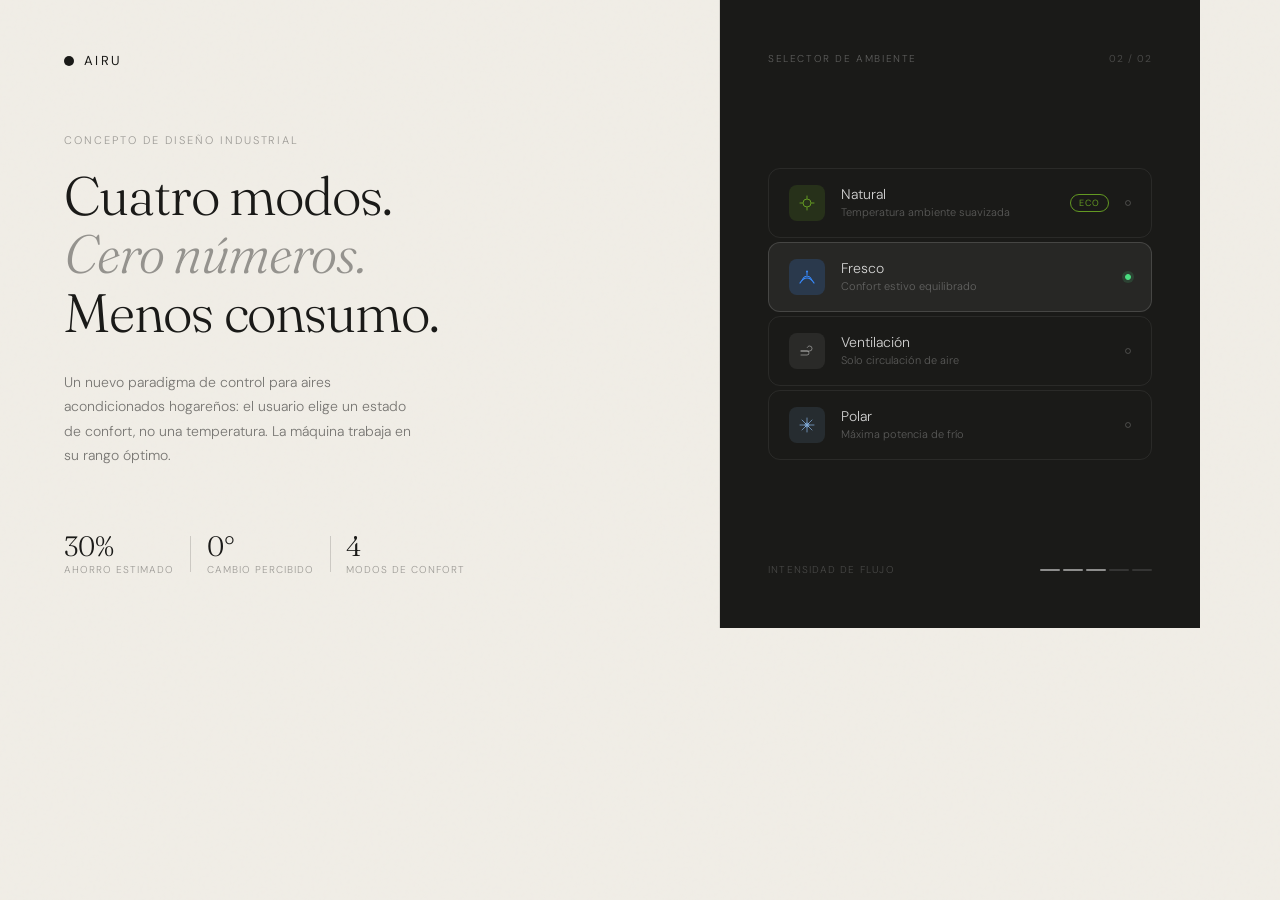
<file: linkedin/linkedin_02.html>
<!DOCTYPE html>
<html lang="es">
<head>
<meta charset="UTF-8">
<meta name="viewport" content="width=1200">
<style>
  @import url('https://fonts.googleapis.com/css2?family=Fraunces:ital,opsz,wght@0,9..144,300;0,9..144,400;1,9..144,300;1,9..144,400&family=DM+Sans:wght@300;400&display=swap');

  * { margin: 0; padding: 0; box-sizing: border-box; }

  body {
    width: 1200px;
    height: 628px;
    background: #f0ede6;
    overflow: hidden;
    font-family: 'DM Sans', sans-serif;
  }

  .noise {
    position: absolute;
    inset: 0;
    background-image: url("data:image/svg+xml,%3Csvg viewBox='0 0 256 256' xmlns='http://www.w3.org/2000/svg'%3E%3Cfilter id='n'%3E%3CfeTurbulence type='fractalNoise' baseFrequency='0.9' numOctaves='4' stitchTiles='stitch'/%3E%3C/filter%3E%3Crect width='100%25' height='100%25' filter='url(%23n)' opacity='0.03'/%3E%3C/svg%3E");
    opacity: 0.4;
  }

  .container {
    position: relative;
    width: 100%;
    height: 100%;
    display: grid;
    grid-template-columns: 1fr 480px;
  }

  /* LEFT PANEL */
  .left {
    padding: 52px 64px;
    display: flex;
    flex-direction: column;
    justify-content: space-between;
    border-right: 0.5px solid rgba(0,0,0,0.1);
  }

  .brand-mark {
    display: flex;
    align-items: center;
    gap: 10px;
  }

  .brand-dot {
    width: 10px;
    height: 10px;
    border-radius: 50%;
    background: #1a1a18;
  }

  .brand-name {
    font-family: 'DM Sans', sans-serif;
    font-size: 13px;
    letter-spacing: 0.18em;
    text-transform: uppercase;
    color: #1a1a18;
    font-weight: 400;
  }

  .headline-block {
    flex: 1;
    display: flex;
    flex-direction: column;
    justify-content: center;
    padding: 20px 0;
  }

  .eyebrow {
    font-size: 11px;
    letter-spacing: 0.18em;
    text-transform: uppercase;
    color: rgba(0,0,0,0.35);
    font-weight: 300;
    margin-bottom: 20px;
  }

  h1 {
    font-family: 'Fraunces', serif;
    font-size: 54px;
    line-height: 1.08;
    color: #1a1a18;
    font-weight: 300;
    letter-spacing: -0.02em;
  }

  h1 em {
    font-style: italic;
    color: rgba(0,0,0,0.38);
  }

  .body-text {
    margin-top: 28px;
    font-size: 14px;
    font-weight: 300;
    line-height: 1.75;
    color: rgba(0,0,0,0.5);
    max-width: 360px;
  }

  .bottom-left {
    display: flex;
    align-items: center;
    gap: 16px;
  }

  .stat {
    display: flex;
    flex-direction: column;
    gap: 3px;
  }

  .stat-num {
    font-family: 'Fraunces', serif;
    font-size: 28px;
    font-weight: 300;
    color: #1a1a18;
    line-height: 1;
  }

  .stat-label {
    font-size: 10px;
    letter-spacing: 0.1em;
    text-transform: uppercase;
    color: rgba(0,0,0,0.35);
    font-weight: 300;
  }

  .stat-divider {
    width: 0.5px;
    height: 36px;
    background: rgba(0,0,0,0.15);
  }

  /* RIGHT PANEL */
  .right {
    background: #1a1a18;
    padding: 52px 48px;
    display: flex;
    flex-direction: column;
    justify-content: space-between;
  }

  .right-top {
    display: flex;
    justify-content: space-between;
    align-items: center;
  }

  .right-label {
    font-size: 10px;
    letter-spacing: 0.16em;
    text-transform: uppercase;
    color: rgba(255,255,255,0.3);
    font-weight: 300;
  }

  .number-tag {
    font-size: 10px;
    color: rgba(255,255,255,0.2);
    letter-spacing: 0.1em;
  }

  /* MODE CARDS */
  .modes-list {
    display: flex;
    flex-direction: column;
    gap: 4px;
    flex: 1;
    justify-content: center;
    padding: 24px 0;
  }

  .mode-row {
    display: flex;
    align-items: center;
    gap: 16px;
    padding: 16px 20px;
    border-radius: 12px;
    border: 0.5px solid rgba(255,255,255,0.07);
    transition: background 0.2s;
  }

  .mode-row.active {
    background: rgba(255,255,255,0.06);
    border-color: rgba(255,255,255,0.14);
  }

  .mode-icon-box {
    width: 36px;
    height: 36px;
    border-radius: 8px;
    display: flex;
    align-items: center;
    justify-content: center;
    flex-shrink: 0;
  }

  .icon-natural { background: rgba(99,153,34,0.18); }
  .icon-fresco { background: rgba(56,139,255,0.18); }
  .icon-viento { background: rgba(255,255,255,0.07); }
  .icon-polar { background: rgba(150,200,255,0.1); }

  .mode-info {
    flex: 1;
  }

  .mode-name-right {
    font-size: 14px;
    color: rgba(255,255,255,0.8);
    font-weight: 300;
    line-height: 1;
    margin-bottom: 4px;
  }

  .mode-desc {
    font-size: 11px;
    color: rgba(255,255,255,0.28);
    font-weight: 300;
  }

  .mode-indicator {
    width: 6px;
    height: 6px;
    border-radius: 50%;
    border: 0.5px solid rgba(255,255,255,0.2);
    flex-shrink: 0;
  }

  .mode-indicator.on {
    background: #4ade80;
    border-color: #4ade80;
    box-shadow: 0 0 0 3px rgba(74,222,128,0.15);
  }

  .eco-badge {
    font-size: 9px;
    letter-spacing: 0.1em;
    text-transform: uppercase;
    color: #639922;
    border: 0.5px solid #639922;
    padding: 2px 8px;
    border-radius: 100px;
  }

  .right-bottom {
    font-size: 10px;
    letter-spacing: 0.12em;
    text-transform: uppercase;
    color: rgba(255,255,255,0.2);
    font-weight: 300;
    display: flex;
    justify-content: space-between;
    align-items: center;
  }

  .progress-bar {
    display: flex;
    gap: 3px;
    align-items: center;
  }

  .pb {
    width: 20px;
    height: 2px;
    border-radius: 2px;
    background: rgba(255,255,255,0.12);
  }

  .pb.lit { background: rgba(255,255,255,0.5); }

</style>
</head>
<body>

<div class="noise"></div>

<div class="container">

  <!-- LEFT -->
  <div class="left">
    <div class="brand-mark">
      <div class="brand-dot"></div>
      <span class="brand-name">Airu</span>
    </div>

    <div class="headline-block">
      <div class="eyebrow">Concepto de diseño industrial</div>
      <h1>Cuatro modos.<br><em>Cero números.</em><br>Menos consumo.</h1>
      <p class="body-text">Un nuevo paradigma de control para aires acondicionados hogareños: el usuario elige un estado de confort, no una temperatura. La máquina trabaja en su rango óptimo.</p>
    </div>

    <div class="bottom-left">
      <div class="stat">
        <span class="stat-num">30%</span>
        <span class="stat-label">ahorro estimado</span>
      </div>
      <div class="stat-divider"></div>
      <div class="stat">
        <span class="stat-num">0°</span>
        <span class="stat-label">cambio percibido</span>
      </div>
      <div class="stat-divider"></div>
      <div class="stat">
        <span class="stat-num">4</span>
        <span class="stat-label">modos de confort</span>
      </div>
    </div>
  </div>

  <!-- RIGHT -->
  <div class="right">
    <div class="right-top">
      <span class="right-label">Selector de ambiente</span>
      <span class="number-tag">02 / 02</span>
    </div>

    <div class="modes-list">

      <div class="mode-row">
        <div class="mode-icon-box icon-natural">
          <svg width="18" height="18" viewBox="0 0 18 18" fill="none">
            <circle cx="9" cy="9" r="4" stroke="#639922" stroke-width="1"/>
            <line x1="9" y1="2" x2="9" y2="4.5" stroke="#639922" stroke-width="1" stroke-linecap="round"/>
            <line x1="9" y1="13.5" x2="9" y2="16" stroke="#639922" stroke-width="1" stroke-linecap="round"/>
            <line x1="2" y1="9" x2="4.5" y2="9" stroke="#639922" stroke-width="1" stroke-linecap="round"/>
            <line x1="13.5" y1="9" x2="16" y2="9" stroke="#639922" stroke-width="1" stroke-linecap="round"/>
          </svg>
        </div>
        <div class="mode-info">
          <div class="mode-name-right">Natural</div>
          <div class="mode-desc">Temperatura ambiente suavizada</div>
        </div>
        <span class="eco-badge">eco</span>
        <div class="mode-indicator"></div>
      </div>

      <div class="mode-row active">
        <div class="mode-icon-box icon-fresco">
          <svg width="18" height="18" viewBox="0 0 18 18" fill="none">
            <path d="M4 12 Q5.5 8 9 8 Q12.5 8 14 12" stroke="#388BFF" stroke-width="1" stroke-linecap="round" fill="none"/>
            <path d="M2 15 Q5 10 9 10 Q13 10 16 15" stroke="#388BFF" stroke-width="1.2" stroke-linecap="round" fill="none"/>
            <line x1="9" y1="4" x2="9" y2="7" stroke="#388BFF" stroke-width="1" stroke-linecap="round"/>
            <circle cx="9" cy="3.5" r="1" fill="#388BFF"/>
          </svg>
        </div>
        <div class="mode-info">
          <div class="mode-name-right">Fresco</div>
          <div class="mode-desc">Confort estivo equilibrado</div>
        </div>
        <div class="mode-indicator on"></div>
      </div>

      <div class="mode-row">
        <div class="mode-icon-box icon-viento">
          <svg width="18" height="18" viewBox="0 0 18 18" fill="none">
            <path d="M3 9h8.5a2.5 2.5 0 0 0 0-5c-1 0-1.8.6-2.2 1.5" stroke="rgba(255,255,255,0.4)" stroke-width="1" stroke-linecap="round" fill="none"/>
            <path d="M3 13h6a2 2 0 0 0 0-4H3" stroke="rgba(255,255,255,0.4)" stroke-width="1" stroke-linecap="round" fill="none"/>
          </svg>
        </div>
        <div class="mode-info">
          <div class="mode-name-right">Ventilación</div>
          <div class="mode-desc">Solo circulación de aire</div>
        </div>
        <div class="mode-indicator"></div>
      </div>

      <div class="mode-row">
        <div class="mode-icon-box icon-polar">
          <svg width="18" height="18" viewBox="0 0 18 18" fill="none">
            <line x1="9" y1="2" x2="9" y2="16" stroke="rgba(150,200,255,0.6)" stroke-width="1" stroke-linecap="round"/>
            <line x1="2" y1="9" x2="16" y2="9" stroke="rgba(150,200,255,0.6)" stroke-width="1" stroke-linecap="round"/>
            <line x1="4" y1="4" x2="14" y2="14" stroke="rgba(150,200,255,0.6)" stroke-width="1" stroke-linecap="round"/>
            <line x1="14" y1="4" x2="4" y2="14" stroke="rgba(150,200,255,0.6)" stroke-width="1" stroke-linecap="round"/>
            <circle cx="9" cy="9" r="2" stroke="rgba(150,200,255,0.6)" stroke-width="1" fill="none"/>
          </svg>
        </div>
        <div class="mode-info">
          <div class="mode-name-right">Polar</div>
          <div class="mode-desc">Máxima potencia de frío</div>
        </div>
        <div class="mode-indicator"></div>
      </div>

    </div>

    <div class="right-bottom">
      <span>Intensidad de flujo</span>
      <div class="progress-bar">
        <div class="pb lit"></div>
        <div class="pb lit"></div>
        <div class="pb lit"></div>
        <div class="pb"></div>
        <div class="pb"></div>
      </div>
    </div>

  </div>

</div>

</body>
</html>
</file>
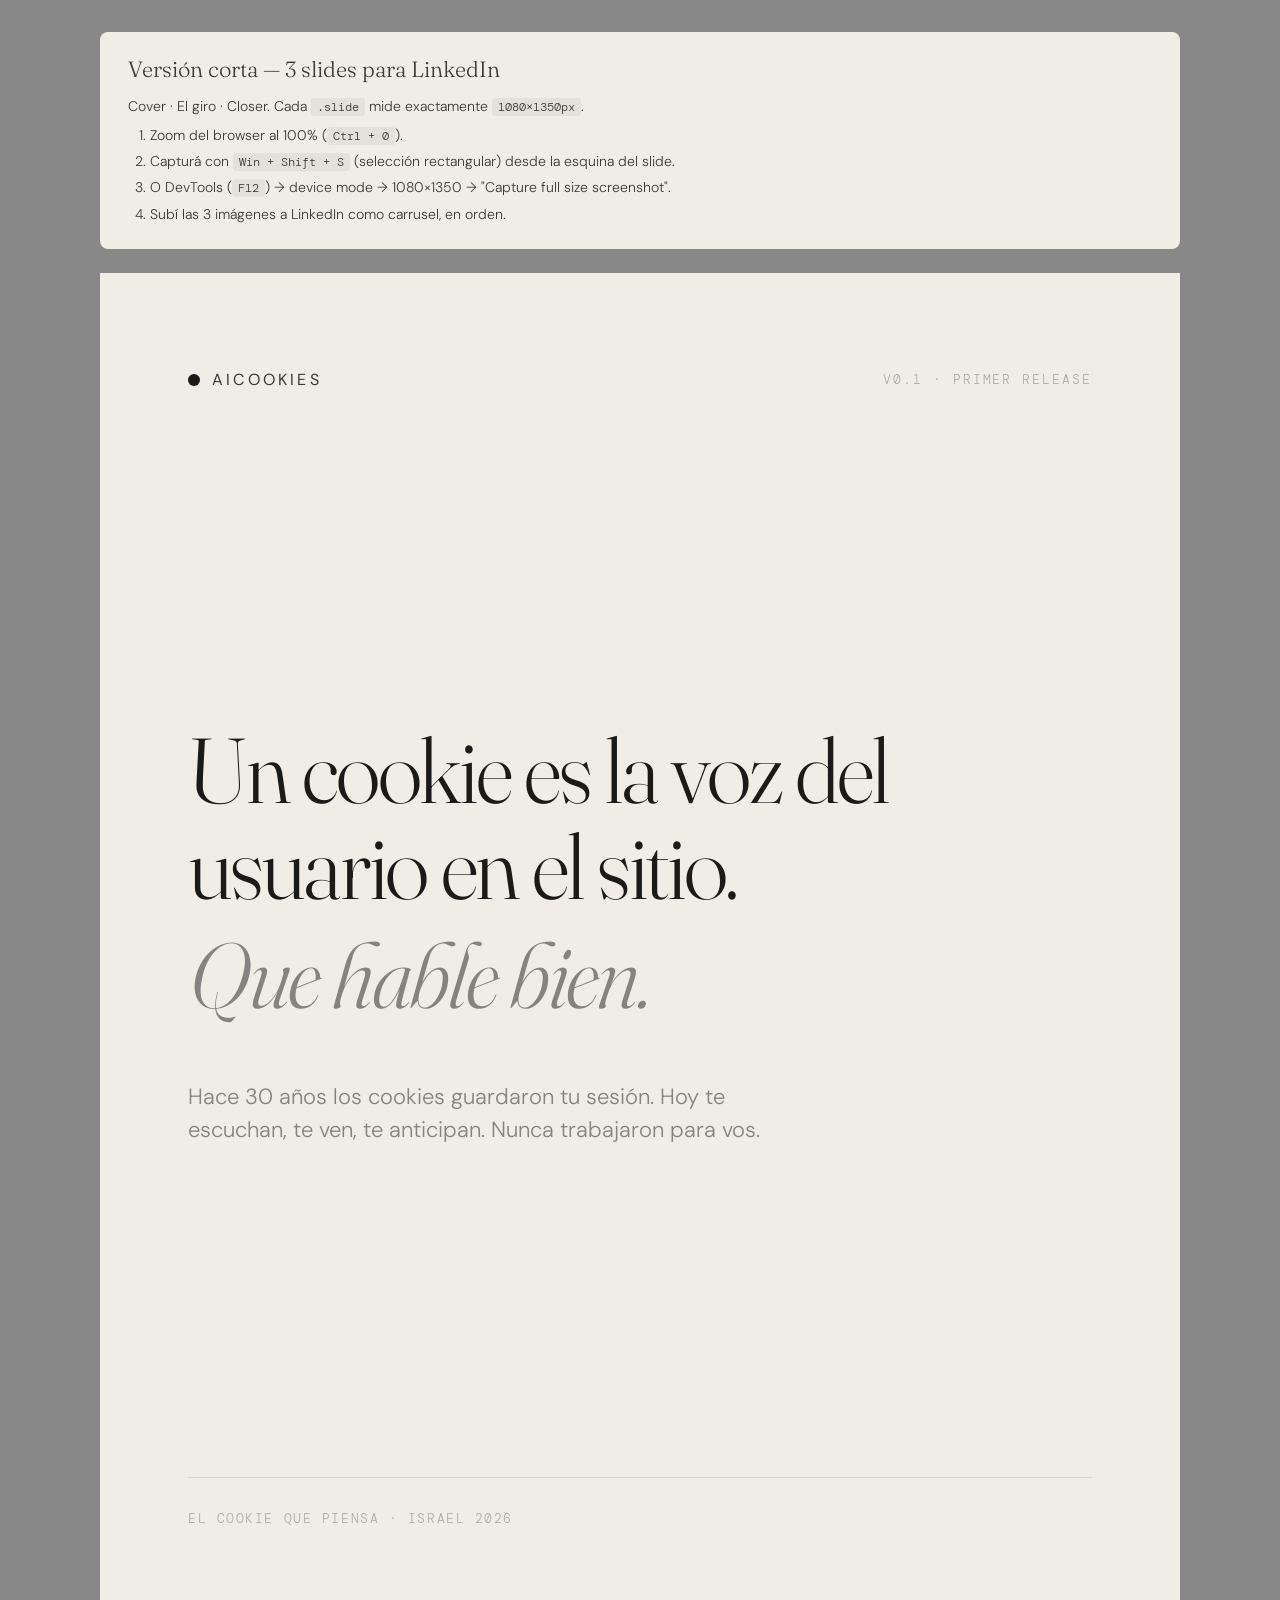
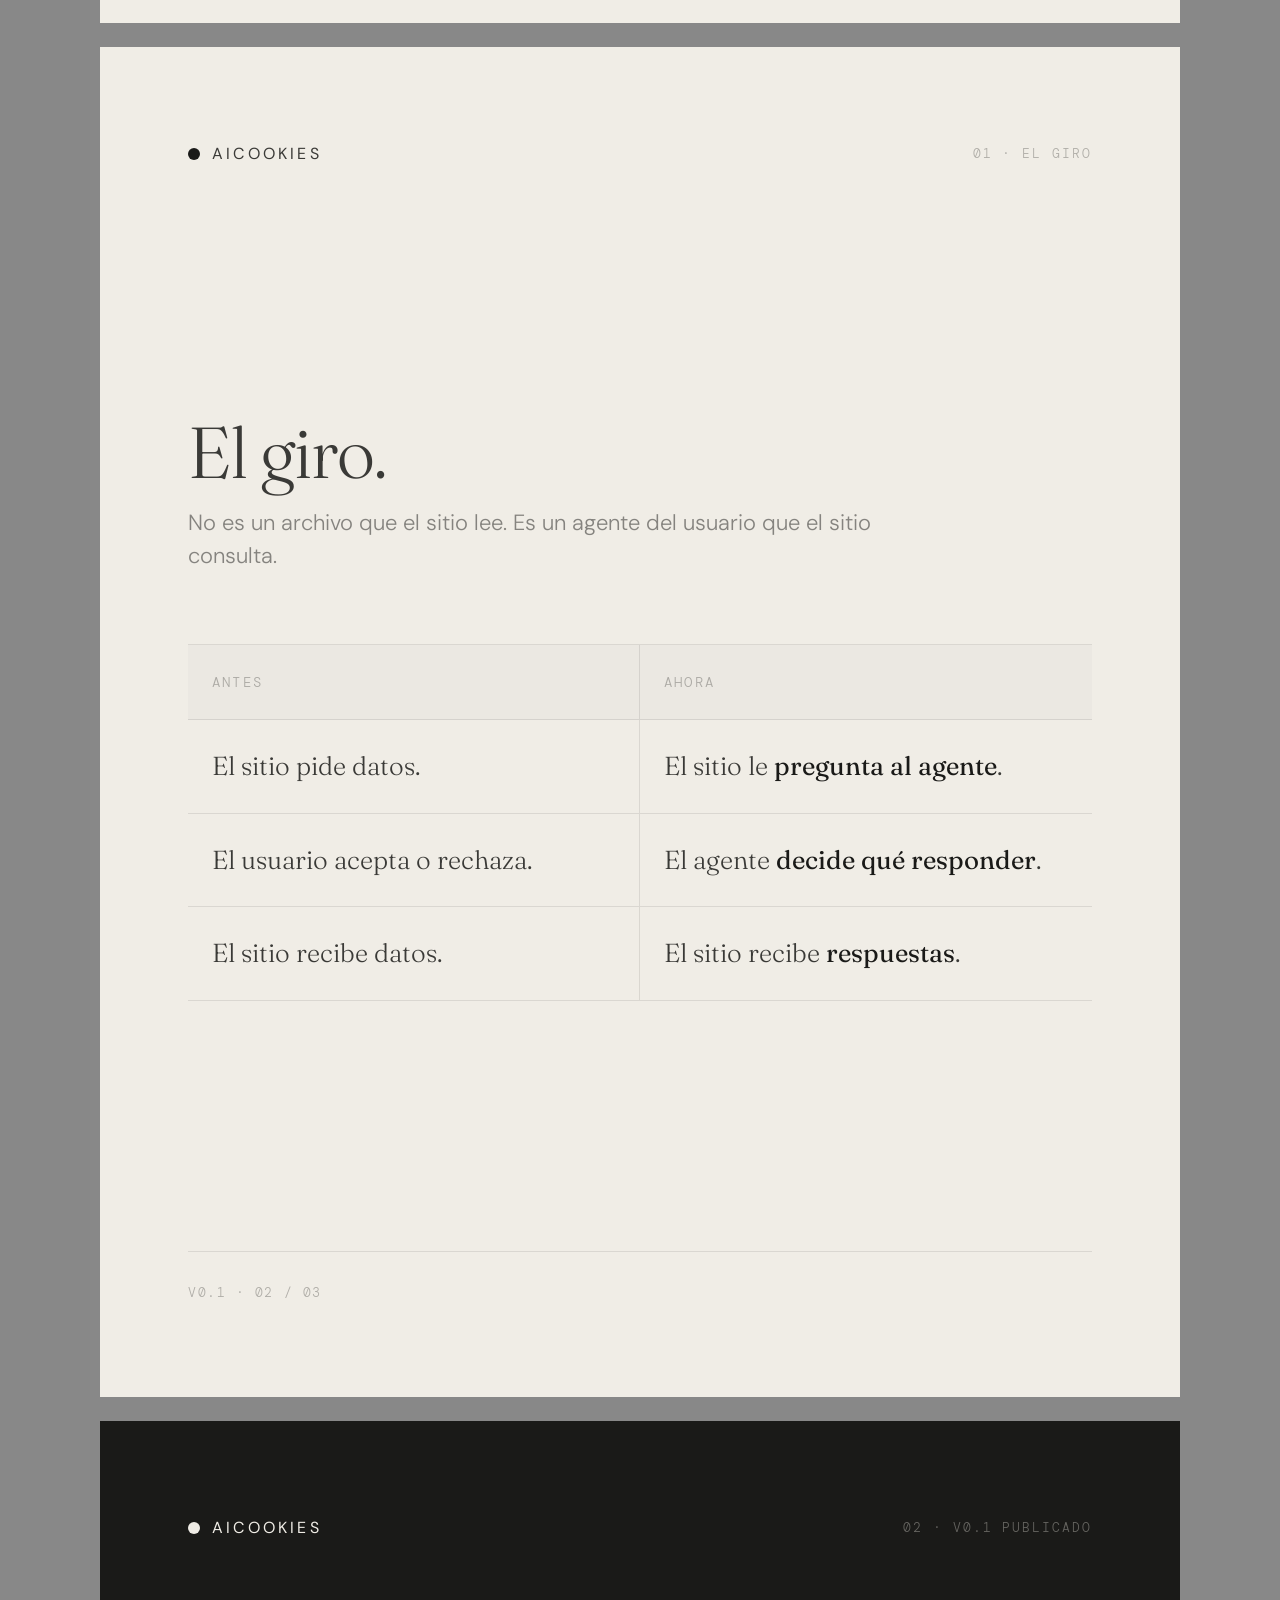
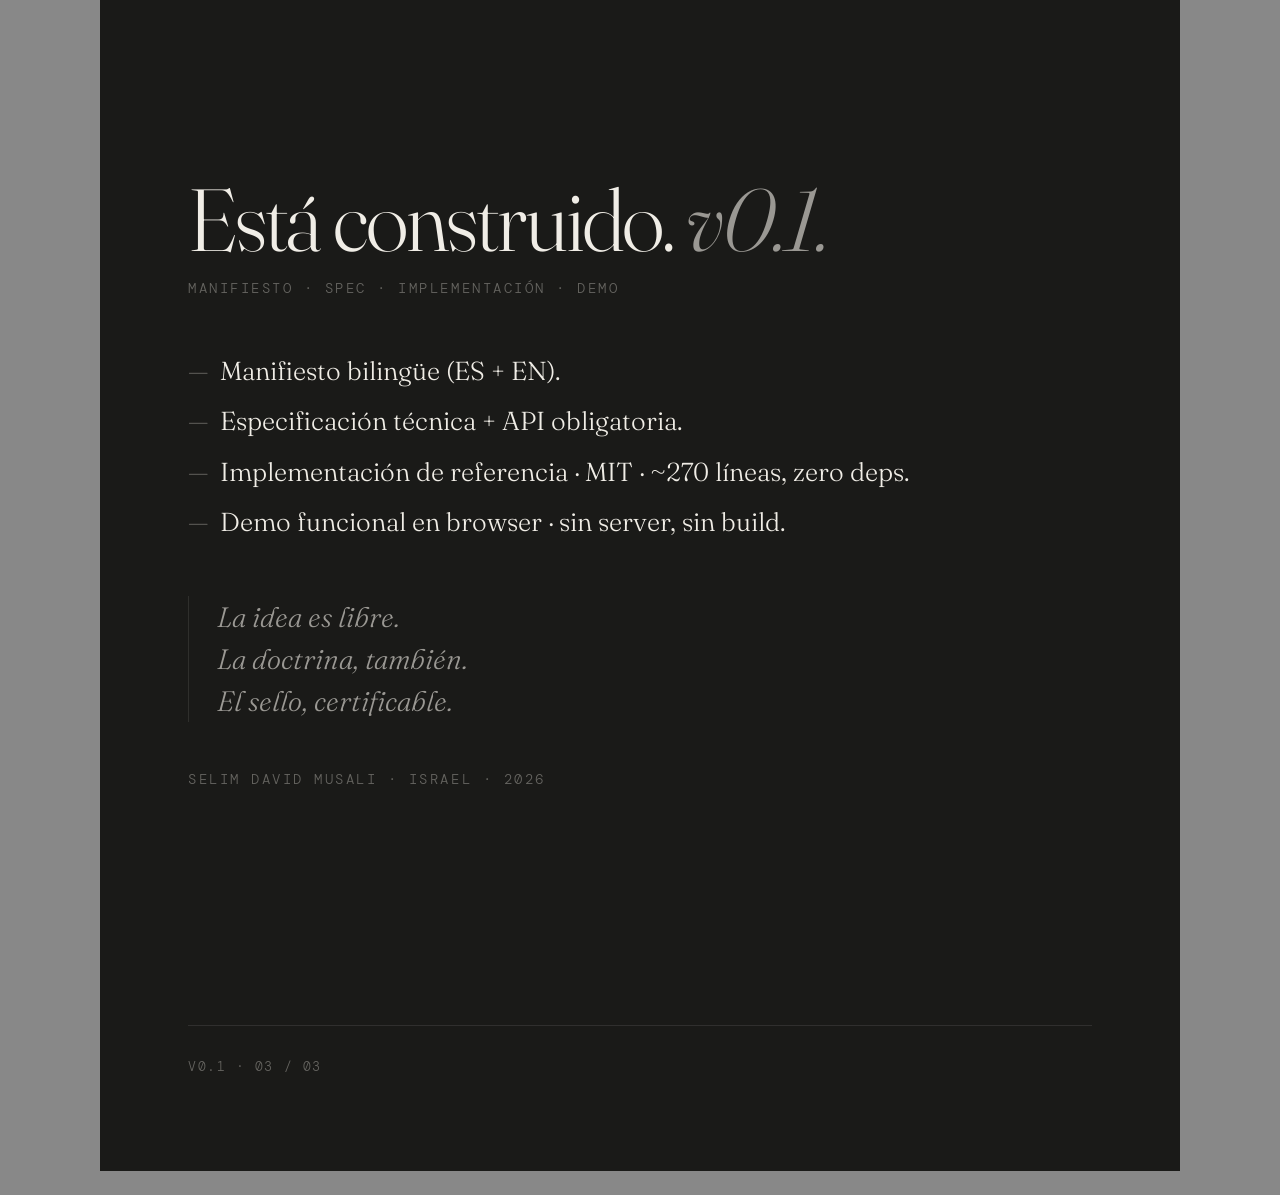
<file: linkedin/short.html>
<!DOCTYPE html>
<html lang="es">
<head>
  <meta charset="UTF-8">
  <meta name="viewport" content="width=1080">
  <title>AIcookies — LinkedIn short (3 slides · 1080×1350)</title>
  <link rel="stylesheet" href="linkedin.css">
</head>
<body>

<div class="instructions">
  <h1>Versión corta — 3 slides para LinkedIn</h1>
  <p>Cover · El giro · Closer. Cada <code>.slide</code> mide exactamente <code>1080×1350px</code>.</p>
  <ol>
    <li>Zoom del browser al 100% (<code>Ctrl + 0</code>).</li>
    <li>Capturá con <code>Win + Shift + S</code> (selección rectangular) desde la esquina del slide.</li>
    <li>O DevTools (<code>F12</code>) → device mode → 1080×1350 → "Capture full size screenshot".</li>
    <li>Subí las 3 imágenes a LinkedIn como carrusel, en orden.</li>
  </ol>
</div>

<!-- ─── SLIDE 1 — COVER ─────────────────────────────────────────── -->
<div class="slide light">
  <header class="brand-mark">
    <div class="brand-dot"></div>
    <span class="brand-name">AIcookies</span>
    <span class="brand-meta">v0.1 · primer release</span>
  </header>

  <div class="cover-body">
    <h1 class="cover-tagline">
      Un cookie es la voz del usuario en el sitio.
      <em>Que hable bien.</em>
    </h1>
    <p class="cover-sub">
      Hace 30 años los cookies guardaron tu sesión.
      Hoy te escuchan, te ven, te anticipan.
      Nunca trabajaron para vos.
    </p>
  </div>

  <footer class="slide-footer">El cookie que piensa · Israel 2026</footer>
</div>

<!-- ─── SLIDE 2 — THE SHIFT ─────────────────────────────────────── -->
<div class="slide light">
  <header class="brand-mark">
    <div class="brand-dot"></div>
    <span class="brand-name">AIcookies</span>
    <span class="brand-meta">01 · el giro</span>
  </header>

  <div class="shift-body">
    <h2 class="shift-heading">El giro.</h2>
    <p class="shift-sub">
      No es un archivo que el sitio lee.
      Es un agente del usuario que el sitio consulta.
    </p>

    <div class="shift-table">
      <div class="shift-cell head">Antes</div>
      <div class="shift-cell head">Ahora</div>

      <div class="shift-cell body">El sitio pide datos.</div>
      <div class="shift-cell body">El sitio le <strong>pregunta al agente</strong>.</div>

      <div class="shift-cell body">El usuario acepta o rechaza.</div>
      <div class="shift-cell body">El agente <strong>decide qué responder</strong>.</div>

      <div class="shift-cell body">El sitio recibe datos.</div>
      <div class="shift-cell body">El sitio recibe <strong>respuestas</strong>.</div>
    </div>
  </div>

  <footer class="slide-footer">v0.1 · 02 / 03</footer>
</div>

<!-- ─── SLIDE 3 — STATUS / CLOSER ───────────────────────────────── -->
<div class="slide dark">
  <header class="brand-mark">
    <div class="brand-dot"></div>
    <span class="brand-name">AIcookies</span>
    <span class="brand-meta">02 · v0.1 publicado</span>
  </header>

  <div class="closer-body">
    <h2 class="closer-heading">
      Está construido.
      <em>v0.1.</em>
    </h2>
    <p class="closer-sub">Manifiesto · spec · implementación · demo</p>

    <ul class="closer-deliverables">
      <li>Manifiesto bilingüe (ES + EN).</li>
      <li>Especificación técnica + API obligatoria.</li>
      <li>Implementación de referencia · MIT · ~270 líneas, zero deps.</li>
      <li>Demo funcional en browser · sin server, sin build.</li>
    </ul>

    <p class="closer-credo">
      La idea es libre.<br>
      La doctrina, también.<br>
      El sello, certificable.
    </p>

    <p class="closer-sign">Selim David Musali · Israel · 2026</p>
  </div>

  <footer class="slide-footer">v0.1 · 03 / 03</footer>
</div>

</body>
</html>
</file>
<file: styles.css>
/* AIcookies — demo styles */
/* Aesthetic alignment: Airu family (bone + dark, Fraunces + DM Sans) */

@import url('https://fonts.googleapis.com/css2?family=Fraunces:ital,opsz,wght@0,9..144,300;0,9..144,400;1,9..144,300;1,9..144,400&family=DM+Sans:wght@300;400;500&family=DM+Mono:wght@400&display=swap');

* { margin: 0; padding: 0; box-sizing: border-box; }

:root {
  --bone: #f0ede6;
  --bone-dim: #e6e2d9;
  --dark: #1a1a18;
  --dark-soft: #2a2a26;
  --ink: rgba(26, 26, 24, 0.85);
  --ink-soft: rgba(26, 26, 24, 0.5);
  --ink-faint: rgba(26, 26, 24, 0.3);
  --line: rgba(26, 26, 24, 0.1);
  --line-soft: rgba(26, 26, 24, 0.06);
  --green: #639922;
  --blue: #388BFF;
  --red: #c44;
  --amber: #c80;
}

body {
  background: var(--bone);
  color: var(--ink);
  font-family: 'DM Sans', sans-serif;
  font-weight: 300;
  font-size: 15px;
  line-height: 1.6;
  min-height: 100vh;
  padding: 32px 20px;
}

.container {
  max-width: 1280px;
  margin: 0 auto;
}

/* HEADER */
.header {
  margin-bottom: 48px;
  padding-bottom: 32px;
  border-bottom: 0.5px solid var(--line);
}

.brand-row {
  display: flex;
  align-items: center;
  gap: 12px;
  margin-bottom: 20px;
}

.brand-dot {
  width: 10px;
  height: 10px;
  background: var(--dark);
  border-radius: 50%;
}

.brand-name {
  font-size: 13px;
  letter-spacing: 0.18em;
  text-transform: uppercase;
  font-weight: 400;
}

.tagline {
  font-family: 'Fraunces', serif;
  font-size: 38px;
  line-height: 1.1;
  font-weight: 300;
  letter-spacing: -0.02em;
  color: var(--dark);
  max-width: 720px;
  margin-bottom: 16px;
}

.tagline em {
  font-style: italic;
  color: var(--ink-soft);
}

.subtagline {
  font-size: 14px;
  color: var(--ink-soft);
  max-width: 560px;
}

.subtagline a {
  color: var(--ink);
  text-decoration: none;
  border-bottom: 0.5px solid var(--ink-faint);
}

/* LAYOUT — two columns */
.demo-grid {
  display: grid;
  grid-template-columns: 1fr 1fr;
  gap: 24px;
  margin-bottom: 32px;
}

.panel {
  background: rgba(255, 255, 255, 0.4);
  border: 0.5px solid var(--line);
  border-radius: 16px;
  padding: 28px;
}

.panel-dark {
  background: var(--dark);
  color: var(--bone);
}

.panel-header {
  display: flex;
  align-items: center;
  justify-content: space-between;
  margin-bottom: 20px;
  padding-bottom: 16px;
  border-bottom: 0.5px solid var(--line);
}

.panel-dark .panel-header {
  border-bottom-color: rgba(240, 237, 230, 0.1);
}

.panel-title {
  font-family: 'Fraunces', serif;
  font-size: 22px;
  font-weight: 400;
}

.panel-meta {
  font-family: 'DM Mono', monospace;
  font-size: 10px;
  letter-spacing: 0.14em;
  text-transform: uppercase;
  color: var(--ink-faint);
}

.panel-dark .panel-meta {
  color: rgba(240, 237, 230, 0.4);
}

/* SITE PANEL — simulated website */
.site-section {
  margin-bottom: 24px;
}

.site-label {
  font-size: 11px;
  letter-spacing: 0.14em;
  text-transform: uppercase;
  color: var(--ink-faint);
  margin-bottom: 10px;
}

.preferences-form {
  display: flex;
  flex-direction: column;
  gap: 12px;
}

.pref-row {
  display: flex;
  align-items: center;
  gap: 10px;
}

.pref-input {
  flex: 1;
  padding: 10px 14px;
  border: 0.5px solid var(--line);
  border-radius: 8px;
  background: var(--bone);
  color: var(--ink);
  font-family: inherit;
  font-size: 14px;
  font-weight: 300;
}

.pref-input:focus {
  outline: none;
  border-color: var(--ink-soft);
}

.pref-select {
  padding: 10px 14px;
  border: 0.5px solid var(--line);
  border-radius: 8px;
  background: var(--bone);
  color: var(--ink);
  font-family: inherit;
  font-size: 13px;
  cursor: pointer;
}

.btn {
  padding: 10px 18px;
  border: none;
  border-radius: 8px;
  font-family: inherit;
  font-size: 13px;
  font-weight: 400;
  cursor: pointer;
  letter-spacing: 0.02em;
  transition: opacity 0.15s;
}

.btn:hover { opacity: 0.85; }

.btn-primary {
  background: var(--dark);
  color: var(--bone);
}

.btn-ghost {
  background: transparent;
  color: var(--ink);
  border: 0.5px solid var(--line);
}

.btn-small {
  padding: 6px 12px;
  font-size: 11px;
}

/* SCENARIO BUTTONS */
.scenarios {
  display: flex;
  flex-direction: column;
  gap: 8px;
}

.scenario-btn {
  display: flex;
  align-items: flex-start;
  gap: 12px;
  padding: 14px 16px;
  background: rgba(255, 255, 255, 0.5);
  border: 0.5px solid var(--line);
  border-radius: 10px;
  cursor: pointer;
  text-align: left;
  font-family: inherit;
  transition: all 0.15s;
}

.scenario-btn:hover {
  border-color: var(--ink-soft);
  background: rgba(255, 255, 255, 0.7);
}

.scenario-num {
  font-family: 'DM Mono', monospace;
  font-size: 11px;
  color: var(--ink-faint);
  min-width: 24px;
}

.scenario-text {
  flex: 1;
  font-size: 13px;
  line-height: 1.5;
  color: var(--ink);
}

.scenario-context {
  display: block;
  font-size: 11px;
  color: var(--ink-faint);
  margin-top: 4px;
  font-family: 'DM Mono', monospace;
  letter-spacing: 0.06em;
}

/* COOKIE INSPECTOR PANEL */
.inspector-section {
  margin-bottom: 24px;
}

.inspector-label {
  font-size: 11px;
  letter-spacing: 0.14em;
  text-transform: uppercase;
  color: rgba(240, 237, 230, 0.4);
  margin-bottom: 10px;
}

.knowledge-list {
  display: flex;
  flex-direction: column;
  gap: 6px;
}

.knowledge-item {
  display: flex;
  align-items: center;
  gap: 10px;
  padding: 10px 14px;
  background: rgba(240, 237, 230, 0.05);
  border: 0.5px solid rgba(240, 237, 230, 0.08);
  border-radius: 8px;
  font-size: 13px;
}

.k-topic {
  flex: 1;
  font-family: 'DM Mono', monospace;
  font-size: 12px;
  color: rgba(240, 237, 230, 0.85);
}

.k-value {
  color: rgba(240, 237, 230, 0.6);
  font-size: 12px;
}

.k-scope {
  font-size: 10px;
  letter-spacing: 0.1em;
  text-transform: uppercase;
  padding: 2px 8px;
  border-radius: 100px;
  border: 0.5px solid rgba(240, 237, 230, 0.2);
  color: rgba(240, 237, 230, 0.5);
}

.k-forget {
  background: transparent;
  border: 0.5px solid rgba(240, 237, 230, 0.15);
  color: rgba(240, 237, 230, 0.4);
  padding: 4px 10px;
  font-size: 10px;
  border-radius: 6px;
  cursor: pointer;
  font-family: inherit;
}

.k-forget:hover {
  border-color: rgba(240, 237, 230, 0.4);
  color: rgba(240, 237, 230, 0.8);
}

.empty-state {
  font-style: italic;
  color: rgba(240, 237, 230, 0.4);
  font-size: 13px;
  padding: 16px;
  text-align: center;
}

/* DECISION LOG */
.log-list {
  display: flex;
  flex-direction: column;
  gap: 4px;
  max-height: 320px;
  overflow-y: auto;
  padding-right: 4px;
}

.log-item {
  padding: 10px 14px;
  background: rgba(240, 237, 230, 0.04);
  border-left: 2px solid;
  border-radius: 0 6px 6px 0;
  font-size: 12px;
}

.log-item.allow { border-left-color: var(--green); }
.log-item.decline { border-left-color: var(--red); }
.log-item.unknown { border-left-color: var(--amber); }
.log-item.stored, .log-item.deleted { border-left-color: var(--blue); }

.log-header {
  display: flex;
  justify-content: space-between;
  margin-bottom: 4px;
}

.log-action {
  font-family: 'DM Mono', monospace;
  font-size: 11px;
  letter-spacing: 0.1em;
  text-transform: uppercase;
  color: rgba(240, 237, 230, 0.7);
}

.log-time {
  font-family: 'DM Mono', monospace;
  font-size: 10px;
  color: rgba(240, 237, 230, 0.3);
}

.log-detail {
  color: rgba(240, 237, 230, 0.5);
  font-size: 11px;
  line-height: 1.4;
}

.log-detail code {
  font-family: 'DM Mono', monospace;
  background: rgba(240, 237, 230, 0.06);
  padding: 1px 6px;
  border-radius: 4px;
  color: rgba(240, 237, 230, 0.8);
}

/* PRINCIPLES STRIP */
.principles {
  margin-top: 48px;
  padding-top: 32px;
  border-top: 0.5px solid var(--line);
}

.principles-header {
  font-family: 'Fraunces', serif;
  font-size: 24px;
  font-weight: 300;
  margin-bottom: 24px;
}

.principles-grid {
  display: grid;
  grid-template-columns: repeat(auto-fit, minmax(280px, 1fr));
  gap: 12px;
}

.principle {
  padding: 16px 18px;
  background: rgba(255, 255, 255, 0.4);
  border: 0.5px solid var(--line);
  border-radius: 10px;
}

.principle-num {
  font-family: 'DM Mono', monospace;
  font-size: 11px;
  color: var(--ink-faint);
  margin-bottom: 6px;
}

.principle-text {
  font-size: 13px;
  line-height: 1.5;
  color: var(--ink);
}

/* FOOTER */
.footer {
  margin-top: 48px;
  padding-top: 24px;
  border-top: 0.5px solid var(--line);
  text-align: center;
  font-size: 11px;
  color: var(--ink-faint);
  letter-spacing: 0.1em;
  font-family: 'DM Mono', monospace;
}

.footer a {
  color: var(--ink-soft);
  text-decoration: none;
}

/* RESPONSIVE */
@media (max-width: 800px) {
  .demo-grid { grid-template-columns: 1fr; }
  .tagline { font-size: 28px; }
  body { padding: 20px 14px; }
}
</file>
<file: linkedin/linkedin.css>
/* AIcookies — LinkedIn carousel slides */
/* Format: 1080×1350 (LinkedIn portrait, 4:5) */
/* Aesthetic: Airu family — bone + dark, Fraunces + DM Sans + DM Mono */

@import url('https://fonts.googleapis.com/css2?family=Fraunces:ital,opsz,wght@0,9..144,300;0,9..144,400;1,9..144,300;1,9..144,400&family=DM+Sans:wght@300;400;500&family=DM+Mono:wght@400&display=swap');

* { margin: 0; padding: 0; box-sizing: border-box; }

:root {
  --bone: #f0ede6;
  --bone-dim: #e6e2d9;
  --dark: #1a1a18;
  --ink: rgba(26, 26, 24, 0.85);
  --ink-soft: rgba(26, 26, 24, 0.5);
  --ink-faint: rgba(26, 26, 24, 0.3);
  --line: rgba(26, 26, 24, 0.1);
  --bone-soft: rgba(240, 237, 230, 0.6);
  --bone-faint: rgba(240, 237, 230, 0.35);
  --bone-line: rgba(240, 237, 230, 0.1);
}

html, body {
  background: #888;
  font-family: 'DM Sans', sans-serif;
  font-weight: 300;
  -webkit-font-smoothing: antialiased;
  -moz-osx-font-smoothing: grayscale;
}

/* Capture instructions — visible only on screen */
.instructions {
  max-width: 1080px;
  margin: 32px auto 16px;
  padding: 20px 28px;
  background: var(--bone);
  color: var(--ink);
  font-family: 'DM Sans', sans-serif;
  font-size: 14px;
  line-height: 1.6;
  border-radius: 8px;
}

.instructions h1 {
  font-family: 'Fraunces', serif;
  font-weight: 300;
  font-size: 22px;
  margin-bottom: 8px;
}

.instructions code {
  font-family: 'DM Mono', monospace;
  font-size: 12px;
  background: rgba(0,0,0,0.05);
  padding: 1px 6px;
  border-radius: 3px;
}

.instructions ol { margin-left: 22px; margin-top: 6px; }
.instructions li { margin-bottom: 4px; }

@media print {
  .instructions { display: none; }
}

/* Slide base — exact LinkedIn portrait dimensions */
.slide {
  width: 1080px;
  height: 1350px;
  margin: 24px auto;
  padding: 96px 88px;
  position: relative;
  display: flex;
  flex-direction: column;
  overflow: hidden;
}

.slide.light {
  background: var(--bone);
  color: var(--ink);
}

.slide.dark {
  background: var(--dark);
  color: var(--bone);
}

/* Brand mark — top-left of every slide */
.brand-mark {
  display: flex;
  align-items: center;
  gap: 12px;
}

.brand-dot {
  width: 12px;
  height: 12px;
  border-radius: 50%;
}

.light .brand-dot { background: var(--dark); }
.dark .brand-dot { background: var(--bone); }

.brand-name {
  font-family: 'DM Sans', sans-serif;
  font-size: 16px;
  font-weight: 400;
  letter-spacing: 0.2em;
  text-transform: uppercase;
}

.brand-meta {
  font-family: 'DM Mono', monospace;
  font-size: 13px;
  letter-spacing: 0.15em;
  text-transform: uppercase;
  margin-left: auto;
}

.light .brand-meta { color: var(--ink-faint); }
.dark .brand-meta { color: var(--bone-faint); }

/* Footer — bottom of every slide */
.slide-footer {
  margin-top: auto;
  padding-top: 32px;
  font-family: 'DM Mono', monospace;
  font-size: 13px;
  letter-spacing: 0.12em;
  text-transform: uppercase;
}

.light .slide-footer { color: var(--ink-faint); border-top: 0.5px solid var(--line); }
.dark .slide-footer { color: var(--bone-faint); border-top: 0.5px solid var(--bone-line); }

/* ─── SLIDE 1 — COVER ─────────────────────────────────────────── */

.cover-body {
  flex: 1;
  display: flex;
  flex-direction: column;
  justify-content: center;
}

.cover-tagline {
  font-family: 'Fraunces', serif;
  font-weight: 300;
  font-size: 92px;
  line-height: 1.05;
  letter-spacing: -0.025em;
  color: var(--dark);
  max-width: 880px;
}

.cover-tagline em {
  font-style: italic;
  color: var(--ink-soft);
  display: block;
  margin-top: 12px;
}

.cover-sub {
  font-family: 'DM Sans', sans-serif;
  font-size: 22px;
  font-weight: 300;
  color: var(--ink-soft);
  margin-top: 56px;
  max-width: 620px;
  line-height: 1.5;
}

/* ─── SLIDE 2 — HISTORY ───────────────────────────────────────── */

.history-body {
  flex: 1;
  display: flex;
  flex-direction: column;
  justify-content: center;
}

.history-heading {
  font-family: 'Fraunces', serif;
  font-weight: 300;
  font-size: 72px;
  line-height: 1.08;
  letter-spacing: -0.02em;
  margin-bottom: 64px;
  max-width: 880px;
}

.history-heading em {
  font-style: italic;
  color: var(--bone-soft);
}

.history-list {
  list-style: none;
  display: flex;
  flex-direction: column;
  gap: 22px;
}

.history-row {
  display: flex;
  align-items: baseline;
  gap: 28px;
  padding-bottom: 18px;
  border-bottom: 0.5px solid var(--bone-line);
}

.history-when {
  font-family: 'DM Mono', monospace;
  font-size: 16px;
  letter-spacing: 0.12em;
  text-transform: uppercase;
  color: var(--bone-faint);
  min-width: 220px;
}

.history-what {
  font-family: 'Fraunces', serif;
  font-weight: 300;
  font-size: 32px;
  line-height: 1.3;
  color: var(--bone);
}

.history-coda {
  margin-top: 56px;
  font-family: 'Fraunces', serif;
  font-style: italic;
  font-size: 28px;
  line-height: 1.5;
  color: var(--bone-soft);
  max-width: 760px;
}

/* ─── SLIDE 3 — THE SHIFT ─────────────────────────────────────── */

.shift-body {
  flex: 1;
  display: flex;
  flex-direction: column;
  justify-content: center;
}

.shift-heading {
  font-family: 'Fraunces', serif;
  font-weight: 300;
  font-size: 72px;
  line-height: 1.05;
  letter-spacing: -0.02em;
  margin-bottom: 16px;
}

.shift-sub {
  font-family: 'DM Sans', sans-serif;
  font-size: 22px;
  font-weight: 300;
  color: var(--ink-soft);
  margin-bottom: 72px;
  max-width: 720px;
  line-height: 1.5;
}

.shift-table {
  display: grid;
  grid-template-columns: 1fr 1fr;
  gap: 0;
  border-top: 0.5px solid var(--line);
  border-bottom: 0.5px solid var(--line);
}

.shift-cell {
  padding: 28px 24px;
  border-bottom: 0.5px solid var(--line);
}

.shift-cell:nth-child(odd) {
  border-right: 0.5px solid var(--line);
}

.shift-cell.head {
  font-family: 'DM Mono', monospace;
  font-size: 14px;
  letter-spacing: 0.16em;
  text-transform: uppercase;
  color: var(--ink-faint);
  background: rgba(0,0,0,0.02);
}

.shift-cell.body {
  font-family: 'Fraunces', serif;
  font-size: 26px;
  font-weight: 300;
  line-height: 1.4;
  color: var(--ink);
}

.shift-cell.body strong {
  font-weight: 400;
  color: var(--dark);
}

.shift-table > .shift-cell:nth-last-child(-n+2) {
  border-bottom: none;
}

/* ─── SLIDE 4 — SEVEN PRINCIPLES ──────────────────────────────── */

.principles-body {
  flex: 1;
  display: flex;
  flex-direction: column;
  justify-content: center;
}

.principles-heading {
  font-family: 'Fraunces', serif;
  font-weight: 300;
  font-size: 72px;
  line-height: 1.05;
  letter-spacing: -0.02em;
  margin-bottom: 12px;
}

.principles-sub {
  font-family: 'DM Sans', sans-serif;
  font-size: 20px;
  font-weight: 300;
  color: var(--bone-soft);
  margin-bottom: 56px;
  font-style: italic;
}

.principles-list {
  display: flex;
  flex-direction: column;
  gap: 14px;
}

.principle-row {
  display: flex;
  align-items: baseline;
  gap: 24px;
  padding-bottom: 12px;
  border-bottom: 0.5px solid var(--bone-line);
}

.principle-num {
  font-family: 'DM Mono', monospace;
  font-size: 14px;
  letter-spacing: 0.1em;
  color: var(--bone-faint);
  min-width: 36px;
}

.principle-text {
  font-family: 'Fraunces', serif;
  font-size: 26px;
  font-weight: 300;
  line-height: 1.3;
  color: var(--bone);
}

/* ─── SLIDE 5 — IS / IS NOT ───────────────────────────────────── */

.isnot-body {
  flex: 1;
  display: flex;
  flex-direction: column;
  justify-content: center;
}

.isnot-heading {
  font-family: 'Fraunces', serif;
  font-weight: 300;
  font-size: 72px;
  line-height: 1.05;
  letter-spacing: -0.02em;
  margin-bottom: 64px;
}

.isnot-grid {
  display: grid;
  grid-template-columns: 1fr 1fr;
  gap: 64px;
}

.isnot-col-head {
  font-family: 'DM Mono', monospace;
  font-size: 14px;
  letter-spacing: 0.18em;
  text-transform: uppercase;
  color: var(--ink-faint);
  margin-bottom: 24px;
  padding-bottom: 16px;
  border-bottom: 0.5px solid var(--line);
}

.isnot-list {
  list-style: none;
  display: flex;
  flex-direction: column;
  gap: 18px;
}

.isnot-list li {
  font-family: 'Fraunces', serif;
  font-size: 24px;
  font-weight: 300;
  line-height: 1.4;
  color: var(--ink);
  padding-left: 18px;
  position: relative;
}

.isnot-list li::before {
  content: '';
  position: absolute;
  left: 0;
  top: 14px;
  width: 8px;
  height: 0.5px;
  background: var(--ink-faint);
}

.isnot-list.is li::before { background: var(--dark); height: 1px; }
.isnot-list.isnot li { color: var(--ink-soft); }

/* ─── SLIDE 6 — STATUS / CLOSER ───────────────────────────────── */

.closer-body {
  flex: 1;
  display: flex;
  flex-direction: column;
  justify-content: center;
}

.closer-heading {
  font-family: 'Fraunces', serif;
  font-weight: 300;
  font-size: 88px;
  line-height: 1;
  letter-spacing: -0.025em;
  margin-bottom: 16px;
}

.closer-heading em {
  font-style: italic;
  color: var(--bone-soft);
}

.closer-sub {
  font-family: 'DM Mono', monospace;
  font-size: 14px;
  letter-spacing: 0.18em;
  text-transform: uppercase;
  color: var(--bone-faint);
  margin-bottom: 56px;
}

.closer-deliverables {
  list-style: none;
  display: flex;
  flex-direction: column;
  gap: 14px;
  margin-bottom: 56px;
}

.closer-deliverables li {
  font-family: 'Fraunces', serif;
  font-size: 26px;
  font-weight: 300;
  line-height: 1.4;
  color: var(--bone);
  padding-left: 32px;
  position: relative;
}

.closer-deliverables li::before {
  content: '—';
  position: absolute;
  left: 0;
  color: var(--bone-faint);
}

.closer-credo {
  font-family: 'Fraunces', serif;
  font-style: italic;
  font-size: 28px;
  line-height: 1.5;
  color: var(--bone-soft);
  border-left: 0.5px solid var(--bone-line);
  padding-left: 28px;
  max-width: 720px;
}

.closer-sign {
  margin-top: 48px;
  font-family: 'DM Mono', monospace;
  font-size: 14px;
  letter-spacing: 0.18em;
  text-transform: uppercase;
  color: var(--bone-faint);
}
</file>
